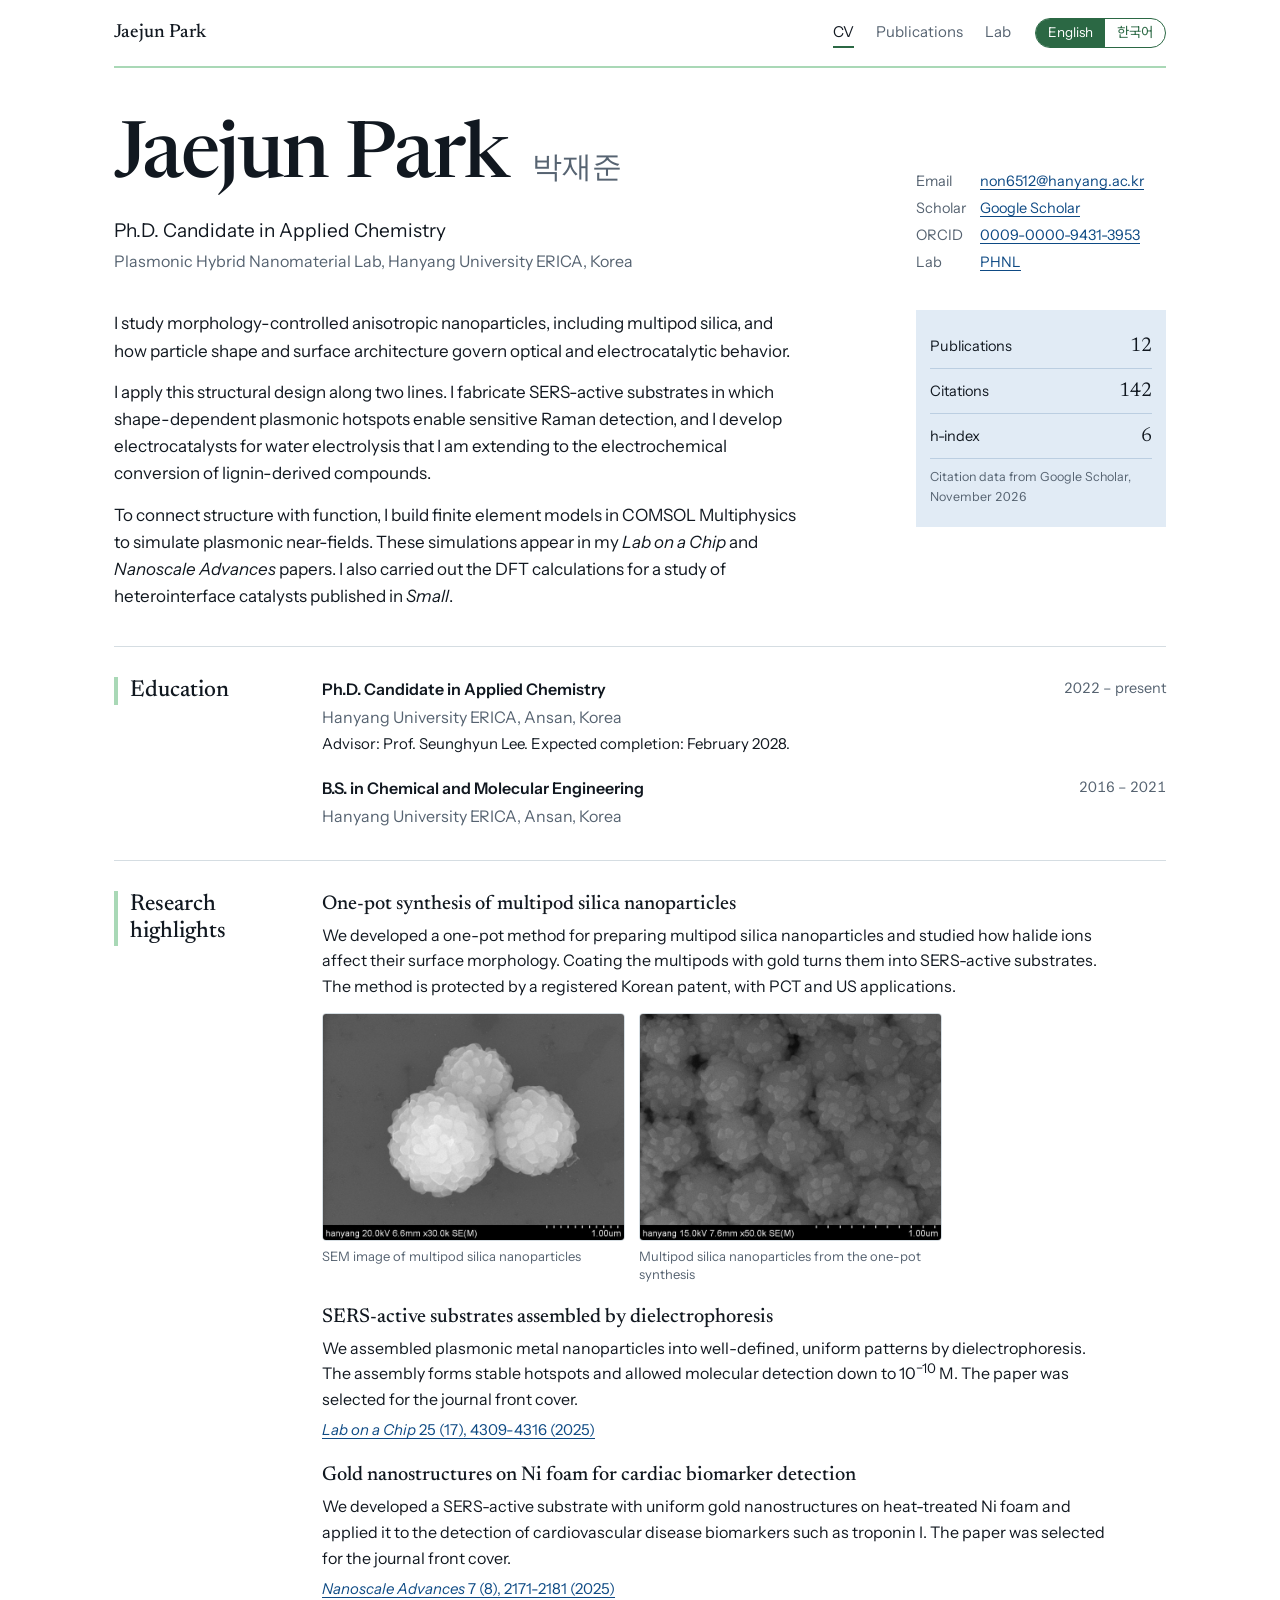
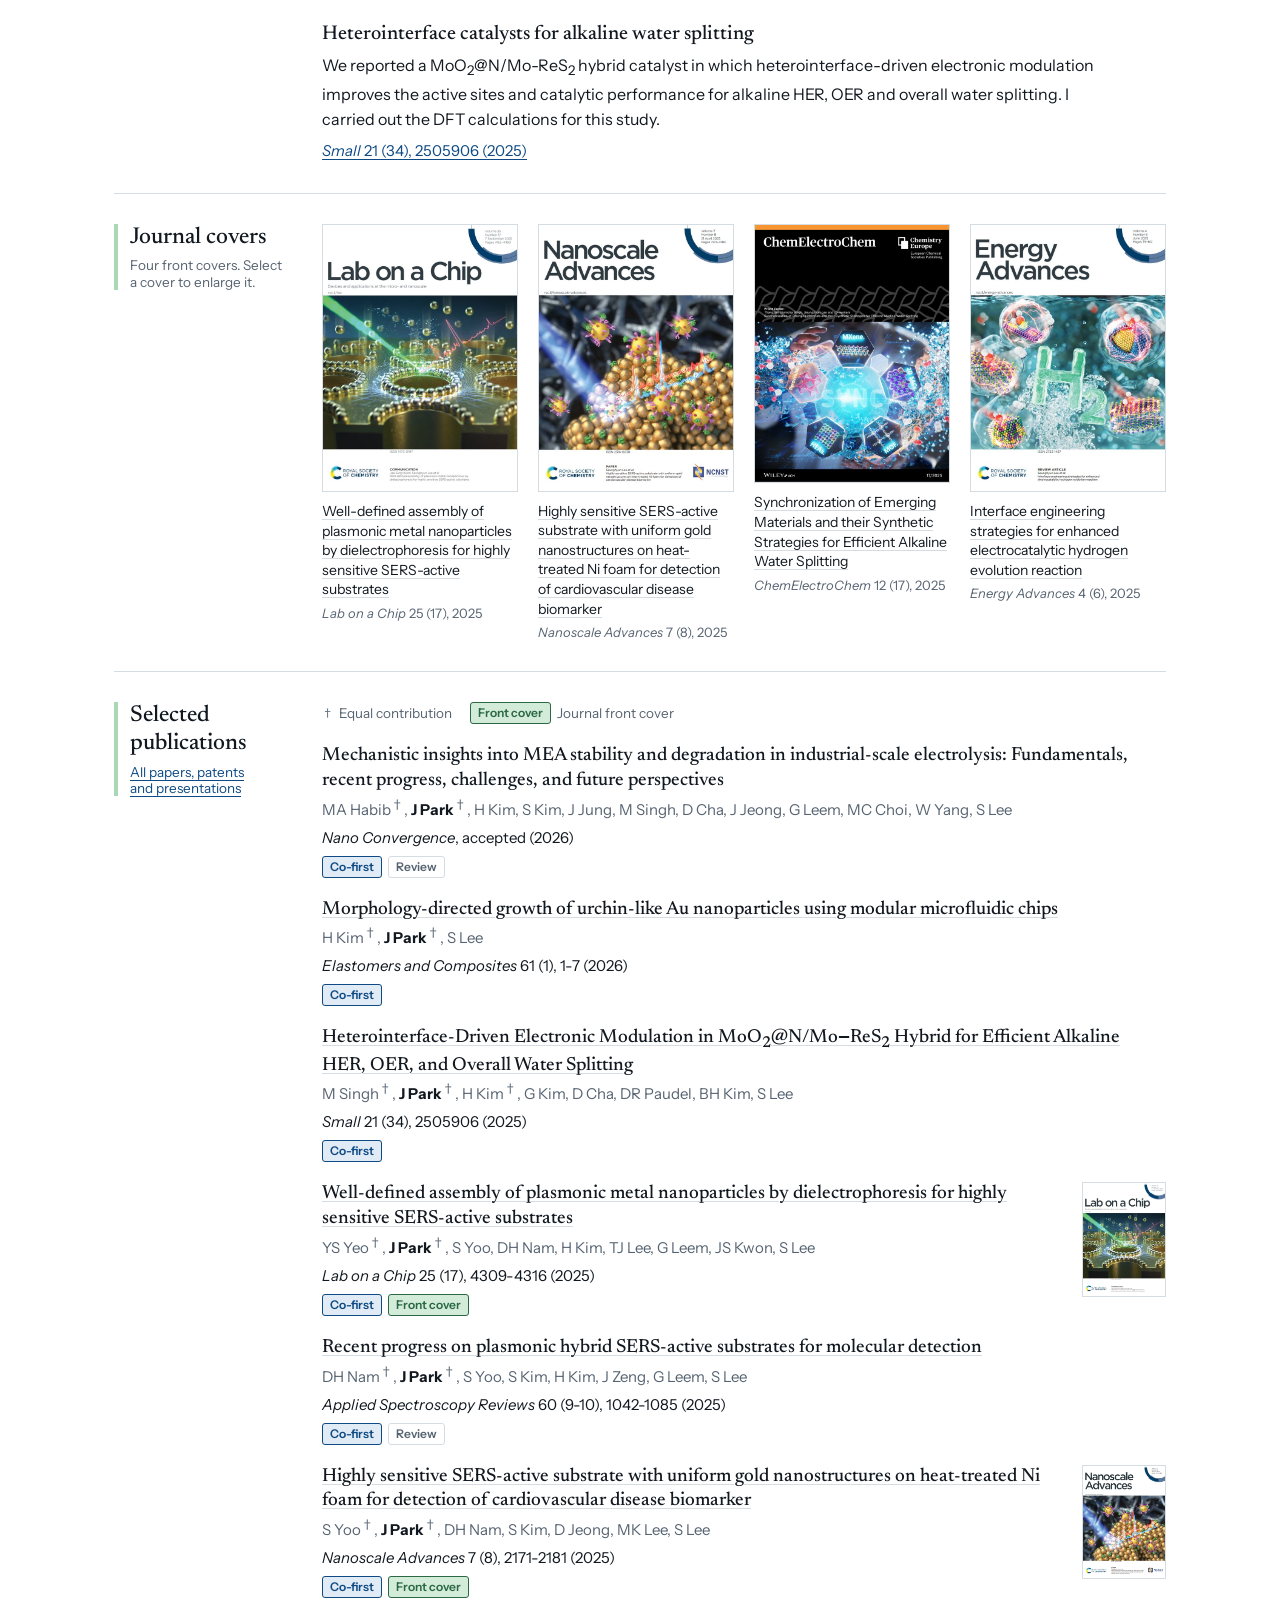
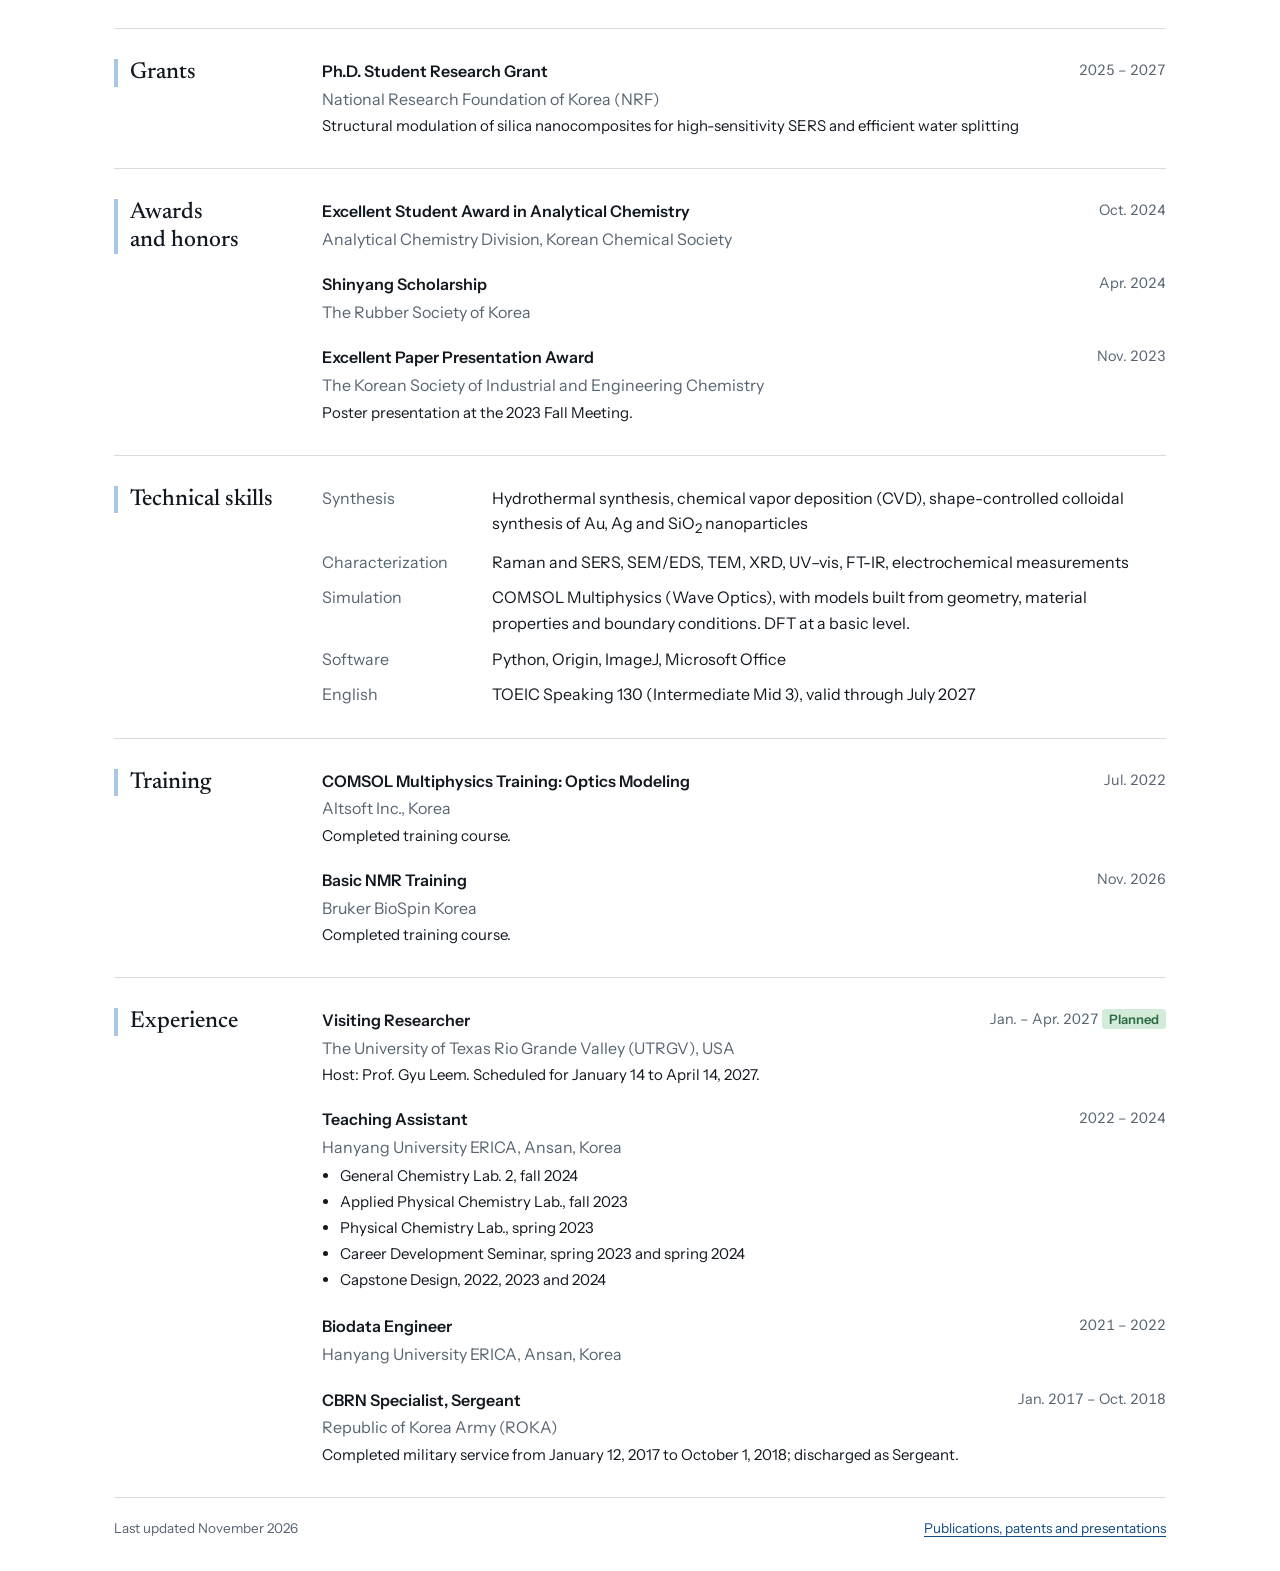
<file: index.html>
<!DOCTYPE html>
<html lang="en" data-lang="en">
<head>
    <meta charset="UTF-8">
    <meta name="viewport" content="width=device-width, initial-scale=1.0">
    <title>Jaejun Park | Academic CV</title>
    <meta name="description" content="Jaejun Park, Ph.D. candidate in Applied Chemistry at Hanyang University ERICA. Shape-controlled nanoparticles, SERS-active substrates and electrocatalysts for water splitting.">
    <meta property="og:title" content="Jaejun Park | Academic CV">
    <meta property="og:description" content="Jaejun Park, Ph.D. candidate in Applied Chemistry at Hanyang University ERICA. Shape-controlled nanoparticles, SERS-active substrates and electrocatalysts for water splitting.">
    <script>
    /* Language: "en" (default) or "ko". Chosen with the switch, remembered in this browser, or forced with #ko / #en. */
    (function(){var l='en';try{l=localStorage.getItem('cv-lang')||l}catch(e){}
    if(location.hash==='#ko')l='ko';if(location.hash==='#en')l='en';
    document.documentElement.setAttribute('data-lang',l);document.documentElement.lang=l})();
    </script>
    <link rel="preconnect" href="https://fonts.googleapis.com">
    <link rel="preconnect" href="https://fonts.gstatic.com" crossorigin>
    <link href="https://fonts.googleapis.com/css2?family=Instrument+Sans:wght@400;600&family=Newsreader:opsz,wght@6..72,400;6..72,500&family=Noto+Sans+KR:wght@400;600&display=swap" rel="stylesheet">
    <link rel="stylesheet" href="style.css">
</head>
<body>
<div class="band-a"><div class="page">

    <div class="top">
        <a class="who" href="./index.html">Jaejun Park</a>
        <div class="right">
            <nav aria-label="Site">
                <a href="./index.html" aria-current="page">CV</a>
                <a href="./publications.html">Publications</a>
                <a href="https://sites.google.com/view/phnl/" target="_blank" rel="noopener">Lab</a>
            </nav>
            <div class="lang" role="group" aria-label="Language">
                <button type="button" data-set-lang="en">English</button>
                <button type="button" data-set-lang="ko" lang="ko">한국어</button>
            </div>
        </div>
    </div>

    <header class="hero">
        <div>
            <h1>Jaejun Park <span class="hangul" lang="ko">박재준</span></h1>
            <p class="role"><span class="en">Ph.D. Candidate in Applied Chemistry</span><span class="ko" lang="ko">응용화학과 박사과정 수료 (Ph.D. Candidate)</span></p>
            <p class="place"><span class="en">Plasmonic Hybrid Nanomaterial Lab, Hanyang University ERICA, Korea</span><span class="ko" lang="ko">한양대학교 ERICA, Plasmonic Hybrid Nanomaterial Lab (PHNL)</span></p>
        </div>
        <dl class="contact">
            <dt>Email</dt><dd><a href="mailto:non6512@hanyang.ac.kr">non6512@hanyang.ac.kr</a></dd>
            <dt>Scholar</dt><dd><a href="https://scholar.google.com/citations?user=hlHQDJwAAAAJ" target="_blank" rel="noopener">Google Scholar</a></dd>
            <dt>ORCID</dt><dd><a href="https://orcid.org/0009-0000-9431-3953" target="_blank" rel="noopener">0009-0000-9431-3953</a></dd>
            <dt>Lab</dt><dd><a href="https://sites.google.com/view/phnl/" target="_blank" rel="noopener">PHNL</a></dd>
        </dl>
    </header>

    <div class="lead">
        <!-- EDIT:summary  First-person draft in both languages. Review wording before publishing. -->
        <div class="summary">
            <div class="en">
                <p>I study morphology-controlled anisotropic nanoparticles, including multipod silica, and how particle shape and surface architecture govern optical and electrocatalytic behavior.</p>
                <p>I apply this structural design along two lines. I fabricate SERS-active substrates in which shape-dependent plasmonic hotspots enable sensitive Raman detection, and I develop electrocatalysts for water electrolysis that I am extending to the electrochemical conversion of lignin-derived compounds.</p>
                <p>To connect structure with function, I build finite element models in COMSOL Multiphysics to simulate plasmonic near-fields. These simulations appear in my <em>Lab on a Chip</em> and <em>Nanoscale Advances</em> papers. I also carried out the DFT calculations for a study of heterointerface catalysts published in <em>Small</em>.</p>
            </div>
            <div class="ko" lang="ko">
                <p>형상이 제어된 anisotropic nanoparticle, 특히 multipod silica를 연구합니다. 입자의 형상과 표면 구조가 광학적 특성과 electrocatalytic 거동을 어떻게 결정하는지에 관심이 있습니다.</p>
                <p>이 구조 설계를 두 방향으로 응용하고 있습니다. 하나는 형상에 따라 달라지는 plasmonic hotspot을 이용한 SERS-active substrate 제작이고, 다른 하나는 water electrolysis용 electrocatalyst 개발이며 이를 lignin 유래 화합물의 전기화학적 전환으로 확장하고 있습니다.</p>
                <p>구조와 기능의 관계를 설명하기 위해 COMSOL Multiphysics로 finite element model을 직접 구축해 plasmonic near-field를 계산합니다. 이 계산 결과는 <em>Lab on a Chip</em>과 <em>Nanoscale Advances</em> 논문에 실렸습니다. <em>Small</em>에 게재된 heterointerface 촉매 연구에서는 DFT 계산을 수행했습니다.</p>
            </div>
        </div>

        <!-- EDIT:metrics  Update the numbers and the date together. Publications counts [1] to [12], including the accepted paper. -->
        <table class="record">
            <tbody>
                <tr><th scope="row">Publications</th><td>12</td></tr>
                <tr><th scope="row">Citations</th><td>142</td></tr>
                <tr><th scope="row">h-index</th><td>6</td></tr>
            </tbody>
            <tfoot><tr><td colspan="2"><span class="en">Citation data from Google Scholar, November 2026</span><span class="ko" lang="ko">Citation 기준: Google Scholar, 2026년 11월</span></td></tr></tfoot>
        </table>
    </div>

    <section class="block" id="education">
        <h2>Education</h2>
        <div class="entries">
            <div class="item">
                <span class="what"><span class="en">Ph.D. Candidate in Applied Chemistry</span><span class="ko" lang="ko">응용화학과 박사과정 수료 (Ph.D. Candidate)</span></span>
                <span class="when"><span class="en">2022 – present</span><span class="ko" lang="ko">2022 – 현재</span></span>
                <p class="where"><span class="en">Hanyang University ERICA, Ansan, Korea</span><span class="ko" lang="ko">한양대학교 ERICA</span></p>
                <p class="more"><span class="en">Advisor: Prof. Seunghyun Lee. Expected completion: February 2028.</span><span class="ko" lang="ko">지도교수: 이승현 교수. 학위 취득 예정: 2028년 2월.</span></p>
            </div>
            <div class="item">
                <span class="what"><span class="en">B.S. in Chemical and Molecular Engineering</span><span class="ko" lang="ko">화학분자공학과 학사</span></span>
                <span class="when">2016 – 2021</span>
                <p class="where"><span class="en">Hanyang University ERICA, Ansan, Korea</span><span class="ko" lang="ko">한양대학교 ERICA</span></p>
            </div>
        </div>
    </section>

    <section class="block" id="research">
        <h2>Research highlights</h2>
        <div class="entries">
            <!-- EDIT:highlights  Drafted from published papers, the registered patent and conference titles only. Review wording in both languages. -->
            <div class="hl">
                <h3><span class="en">One-pot synthesis of multipod silica nanoparticles</span><span class="ko" lang="ko">Multipod silica nanoparticle의 one-pot 합성</span></h3>
                <p><span class="en">We developed a one-pot method for preparing multipod silica nanoparticles and studied how halide ions affect their surface morphology. Coating the multipods with gold turns them into SERS-active substrates. The method is protected by a registered Korean patent, with PCT and US applications.</span><span class="ko" lang="ko">Multipod silica nanoparticle을 one-pot으로 합성하는 방법을 개발하고, halide ion이 표면 형상에 미치는 영향을 연구했습니다. Multipod에 gold를 코팅하면 SERS-active substrate로 쓸 수 있습니다. 이 합성법은 국내 특허로 등록되었고 PCT와 미국에 출원되어 있습니다.</span></p>
                <!-- Images from the owner's KSIEC Spring 2023 poster. The COMSOL near-field map is kept private by the owner's decision; do not add it. -->
                <div class="imgs">
                    <figure>
                        <a class="zoom" href="images/research-sem-multipod-silica-1.jpg" data-title="SEM image of multipod silica nanoparticles"><img src="images/research-sem-multipod-silica-1.jpg" alt="SEM image of three multipod silica nanoparticles" width="720" height="540" loading="lazy"></a>
                        <figcaption><span class="en">SEM image of multipod silica nanoparticles</span><span class="ko" lang="ko">Multipod silica nanoparticle의 SEM image</span></figcaption>
                    </figure>
                    <figure>
                        <a class="zoom" href="images/research-sem-multipod-silica-2.jpg" data-title="Multipod silica nanoparticles from the one-pot synthesis"><img src="images/research-sem-multipod-silica-2.jpg" alt="SEM image of a field of multipod silica nanoparticles" width="720" height="540" loading="lazy"></a>
                        <figcaption><span class="en">Multipod silica nanoparticles from the one-pot synthesis</span><span class="ko" lang="ko">One-pot 합성으로 얻은 multipod silica nanoparticle</span></figcaption>
                    </figure>
                </div>
            </div>
            <div class="hl">
                <h3><span class="en">SERS-active substrates assembled by dielectrophoresis</span><span class="ko" lang="ko">Dielectrophoresis로 조립한 SERS-active substrate</span></h3>
                <p><span class="en">We assembled plasmonic metal nanoparticles into well-defined, uniform patterns by dielectrophoresis. The assembly forms stable hotspots and allowed molecular detection down to 10<sup>−10</sup> M. The paper was selected for the journal front cover.</span><span class="ko" lang="ko">Dielectrophoresis로 plasmonic metal nanoparticle을 균일한 패턴으로 조립했습니다. 이렇게 만든 구조는 안정적인 hotspot을 형성하며 10<sup>−10</sup> M 수준의 분자 검출이 가능했습니다. 이 논문은 저널 front cover로 선정되었습니다.</span></p>
                <p class="ref"><a href="https://doi.org/10.1039/D5LC00238A" target="_blank" rel="noopener"><em>Lab on a Chip</em> 25 (17), 4309-4316 (2025)</a></p>
            </div>
            <div class="hl">
                <h3><span class="en">Gold nanostructures on Ni foam for cardiac biomarker detection</span><span class="ko" lang="ko">Cardiac biomarker 검출을 위한 Ni foam 기반 Au nanostructure</span></h3>
                <p><span class="en">We developed a SERS-active substrate with uniform gold nanostructures on heat-treated Ni foam and applied it to the detection of cardiovascular disease biomarkers such as troponin I. The paper was selected for the journal front cover.</span><span class="ko" lang="ko">열처리한 Ni foam 위에 균일한 Au nanostructure를 형성한 SERS-active substrate를 개발하고, troponin I 등 cardiovascular disease biomarker 검출에 적용했습니다. 이 논문은 저널 front cover로 선정되었습니다.</span></p>
                <p class="ref"><a href="https://doi.org/10.1039/D5NA00052A" target="_blank" rel="noopener"><em>Nanoscale Advances</em> 7 (8), 2171-2181 (2025)</a></p>
            </div>
            <div class="hl">
                <h3><span class="en">Heterointerface catalysts for alkaline water splitting</span><span class="ko" lang="ko">Alkaline water splitting을 위한 heterointerface catalyst</span></h3>
                <p><span class="en">We reported a MoO<sub>2</sub>@N/Mo-ReS<sub>2</sub> hybrid catalyst in which heterointerface-driven electronic modulation improves the active sites and catalytic performance for alkaline HER, OER and overall water splitting. I carried out the DFT calculations for this study.</span><span class="ko" lang="ko">Heterointerface에 의한 electronic modulation으로 active site와 촉매 성능을 높인 MoO<sub>2</sub>@N/Mo-ReS<sub>2</sub> hybrid catalyst를 보고했습니다. Alkaline HER, OER, overall water splitting에 적용했으며, 이 연구에서 DFT 계산을 수행했습니다.</span></p>
                <p class="ref"><a href="https://doi.org/10.1002/smll.202505906" target="_blank" rel="noopener"><em>Small</em> 21 (34), 2505906 (2025)</a></p>
            </div>
        </div>
    </section>

    <section class="block" id="covers">
        <h2>Journal covers <small><span class="en">Four front covers. Select a cover to enlarge it.</span><span class="ko" lang="ko">Front cover 4건. 표지를 누르면 크게 보입니다.</span></small></h2>
        <div class="entries">
            <div class="coverrow">
                <figure>
                    <a class="zoom" href="images/cover-lab-on-a-chip-2025.jpg" data-title="Well-defined assembly of plasmonic metal nanoparticles by dielectrophoresis for highly sensitive SERS-active substrates" data-link="https://doi.org/10.1039/D5LC00238A" data-sub="Lab on a Chip 25 (17), 2025. Front cover.">
                        <img src="images/cover-lab-on-a-chip-2025.jpg" alt="Lab on a Chip front cover" width="640" height="878" loading="lazy">
                    </a>
                    <figcaption><a href="https://doi.org/10.1039/D5LC00238A" target="_blank" rel="noopener">Well-defined assembly of plasmonic metal nanoparticles by dielectrophoresis for highly sensitive SERS-active substrates</a><span><em>Lab on a Chip</em> 25 (17), 2025</span></figcaption>
                </figure>
                <figure>
                    <a class="zoom" href="images/cover-nanoscale-advances-2025.jpg" data-title="Highly sensitive SERS-active substrate with uniform gold nanostructures on heat-treated Ni foam for detection of cardiovascular disease biomarker" data-link="https://doi.org/10.1039/D5NA00052A" data-sub="Nanoscale Advances 7 (8), 2025. Front cover.">
                        <img src="images/cover-nanoscale-advances-2025.jpg" alt="Nanoscale Advances front cover" width="640" height="877" loading="lazy">
                    </a>
                    <figcaption><a href="https://doi.org/10.1039/D5NA00052A" target="_blank" rel="noopener">Highly sensitive SERS-active substrate with uniform gold nanostructures on heat-treated Ni foam for detection of cardiovascular disease biomarker</a><span><em>Nanoscale Advances</em> 7 (8), 2025</span></figcaption>
                </figure>
                <figure>
                    <a class="zoom" href="images/cover-chemelectrochem-2025.jpg" data-title="Synchronization of Emerging Materials and their Synthetic Strategies for Efficient Alkaline Water Splitting" data-link="https://doi.org/10.1002/celc.202500014" data-sub="ChemElectroChem 12 (17), 2025. Front cover.">
                        <img src="images/cover-chemelectrochem-2025.jpg" alt="ChemElectroChem front cover" width="640" height="850" loading="lazy">
                    </a>
                    <figcaption><a href="https://doi.org/10.1002/celc.202500014" target="_blank" rel="noopener">Synchronization of Emerging Materials and their Synthetic Strategies for Efficient Alkaline Water Splitting</a><span><em>ChemElectroChem</em> 12 (17), 2025</span></figcaption>
                </figure>
                <figure>
                    <a class="zoom" href="images/cover-energy-advances-2025.jpg" data-title="Interface engineering strategies for enhanced electrocatalytic hydrogen evolution reaction" data-link="https://doi.org/10.1039/D5YA00022J" data-sub="Energy Advances 4 (6), 2025. Front cover.">
                        <img src="images/cover-energy-advances-2025.jpg" alt="Energy Advances front cover" width="640" height="878" loading="lazy">
                    </a>
                    <figcaption><a href="https://doi.org/10.1039/D5YA00022J" target="_blank" rel="noopener">Interface engineering strategies for enhanced electrocatalytic hydrogen evolution reaction</a><span><em>Energy Advances</em> 4 (6), 2025</span></figcaption>
                </figure>
            </div>
        </div>
    </section>

    <section class="block" id="publications">
        <h2>Selected publications <small><a href="./publications.html"><span class="en">All papers, patents and presentations</span><span class="ko" lang="ko">전체 논문, 특허, 학회 발표</span></a></small></h2>
        <div class="entries">
            <p class="legend"><span><sup>†</sup> <span class="en">Equal contribution</span><span class="ko" lang="ko">공동 제1저자 (equal contribution)</span></span><span><span class="tag cover">Front cover</span> <span class="en">Journal front cover</span><span class="ko" lang="ko">저널 front cover 선정</span></span></p>

            <div class="pub">
                <div class="title">Mechanistic insights into MEA stability and degradation in industrial-scale electrolysis: Fundamentals, recent progress, challenges, and future perspectives</div>
                <p class="authors">MA Habib<sup>†</sup>, <strong>J Park</strong><sup>†</sup>, H Kim, S Kim, J Jung, M Singh, D Cha, J Jeong, G Leem, MC Choi, W Yang, S Lee</p>
                <p class="venue"><em>Nano Convergence</em>, <span class="en">accepted (2026)</span><span class="ko" lang="ko">게재 승인 (2026)</span></p>
                <div class="tags"><span class="tag first">Co-first</span><span class="tag">Review</span></div>
            </div>

            <div class="pub">
                <div class="title"><a href="https://doi.org/10.7473/EC.2026.61.1.1" target="_blank" rel="noopener">Morphology-directed growth of urchin-like Au nanoparticles using modular microfluidic chips</a></div>
                <p class="authors">H Kim<sup>†</sup>, <strong>J Park</strong><sup>†</sup>, S Lee</p>
                <p class="venue"><em>Elastomers and Composites</em> 61 (1), 1-7 (2026)</p>
                <div class="tags"><span class="tag first">Co-first</span></div>
            </div>

            <div class="pub">
                <div class="title"><a href="https://doi.org/10.1002/smll.202505906" target="_blank" rel="noopener">Heterointerface‐Driven Electronic Modulation in MoO<sub>2</sub>@N/Mo‒ReS<sub>2</sub> Hybrid for Efficient Alkaline HER, OER, and Overall Water Splitting</a></div>
                <p class="authors">M Singh<sup>†</sup>, <strong>J Park</strong><sup>†</sup>, H Kim<sup>†</sup>, G Kim, D Cha, DR Paudel, BH Kim, S Lee</p>
                <p class="venue"><em>Small</em> 21 (34), 2505906 (2025)</p>
                <div class="tags"><span class="tag first">Co-first</span></div>
            </div>

            <div class="pub withcover">
                <div class="text">
                    <div class="title"><a href="https://doi.org/10.1039/D5LC00238A" target="_blank" rel="noopener">Well-defined assembly of plasmonic metal nanoparticles by dielectrophoresis for highly sensitive SERS-active substrates</a></div>
                    <p class="authors">YS Yeo<sup>†</sup>, <strong>J Park</strong><sup>†</sup>, S Yoo, DH Nam, H Kim, TJ Lee, G Leem, JS Kwon, S Lee</p>
                    <p class="venue"><em>Lab on a Chip</em> 25 (17), 4309-4316 (2025)</p>
                    <div class="tags"><span class="tag first">Co-first</span><span class="tag cover">Front cover</span></div>
                </div>
                <a class="zoom" href="images/cover-lab-on-a-chip-2025.jpg" data-title="Well-defined assembly of plasmonic metal nanoparticles by dielectrophoresis for highly sensitive SERS-active substrates" data-link="https://doi.org/10.1039/D5LC00238A" data-sub="Lab on a Chip 25 (17), 2025. Front cover.">
                    <img src="images/cover-lab-on-a-chip-2025.jpg" alt="Lab on a Chip front cover" width="640" height="878" loading="lazy">
                </a>
            </div>

            <div class="pub">
                <div class="title"><a href="https://doi.org/10.1080/05704928.2025.2502677" target="_blank" rel="noopener">Recent progress on plasmonic hybrid SERS-active substrates for molecular detection</a></div>
                <p class="authors">DH Nam<sup>†</sup>, <strong>J Park</strong><sup>†</sup>, S Yoo, S Kim, H Kim, J Zeng, G Leem, S Lee</p>
                <p class="venue"><em>Applied Spectroscopy Reviews</em> 60 (9-10), 1042-1085 (2025)</p>
                <div class="tags"><span class="tag first">Co-first</span><span class="tag">Review</span></div>
            </div>

            <div class="pub withcover">
                <div class="text">
                    <div class="title"><a href="https://doi.org/10.1039/D5NA00052A" target="_blank" rel="noopener">Highly sensitive SERS-active substrate with uniform gold nanostructures on heat-treated Ni foam for detection of cardiovascular disease biomarker</a></div>
                    <p class="authors">S Yoo<sup>†</sup>, <strong>J Park</strong><sup>†</sup>, DH Nam, S Kim, D Jeong, MK Lee, S Lee</p>
                    <p class="venue"><em>Nanoscale Advances</em> 7 (8), 2171-2181 (2025)</p>
                    <div class="tags"><span class="tag first">Co-first</span><span class="tag cover">Front cover</span></div>
                </div>
                <a class="zoom" href="images/cover-nanoscale-advances-2025.jpg" data-title="Highly sensitive SERS-active substrate with uniform gold nanostructures on heat-treated Ni foam for detection of cardiovascular disease biomarker" data-link="https://doi.org/10.1039/D5NA00052A" data-sub="Nanoscale Advances 7 (8), 2025. Front cover.">
                    <img src="images/cover-nanoscale-advances-2025.jpg" alt="Nanoscale Advances front cover" width="640" height="877" loading="lazy">
                </a>
            </div>
        </div>
    </section>
</div></div>

<div class="band-b"><div class="page">
    <section class="block first" id="grants">
        <h2>Grants</h2>
        <div class="entries">
            <div class="item">
                <span class="what"><span class="en">Ph.D. Student Research Grant</span><span class="ko" lang="ko">박사과정생 연구장려금</span></span>
                <span class="when">2025 – 2027</span>
                <p class="where"><span class="en">National Research Foundation of Korea (NRF)</span><span class="ko" lang="ko">한국연구재단 (NRF)</span></p>
                <p class="more">Structural modulation of silica nanocomposites for high-sensitivity SERS and efficient water splitting</p>
            </div>
        </div>
    </section>

    <section class="block" id="awards">
        <h2>Awards and honors</h2>
        <div class="entries">
            <div class="item">
                <span class="what"><span class="en">Excellent Student Award in Analytical Chemistry</span><span class="ko" lang="ko">분석화학 우수학생상</span></span>
                <span class="when"><span class="en">Oct. 2024</span><span class="ko" lang="ko">2024.10</span></span>
                <p class="where"><span class="en">Analytical Chemistry Division, Korean Chemical Society</span><span class="ko" lang="ko">대한화학회 분석화학분과</span></p>
            </div>
            <div class="item">
                <span class="what"><span class="en">Shinyang Scholarship</span><span class="ko" lang="ko">신양장학금</span></span>
                <span class="when"><span class="en">Apr. 2024</span><span class="ko" lang="ko">2024.04</span></span>
                <p class="where"><span class="en">The Rubber Society of Korea</span><span class="ko" lang="ko">한국고무학회</span></p>
            </div>
            <!-- English name as printed on the certificate (KSIEC 2023-343). -->
            <div class="item">
                <span class="what"><span class="en">Excellent Paper Presentation Award</span><span class="ko" lang="ko">우수논문상</span></span>
                <span class="when"><span class="en">Nov. 2023</span><span class="ko" lang="ko">2023.11</span></span>
                <p class="where"><span class="en">The Korean Society of Industrial and Engineering Chemistry</span><span class="ko" lang="ko">한국공업화학회</span></p>
                <p class="more"><span class="en">Poster presentation at the 2023 Fall Meeting.</span><span class="ko" lang="ko">2023년도 추계 학술대회 포스터 발표.</span></p>
            </div>
        </div>
    </section>

    <section class="block" id="skills">
        <h2>Technical skills</h2>
        <div class="entries">
            <dl class="skills">
                <dt>Synthesis</dt>
                <dd><span class="en">Hydrothermal synthesis, chemical vapor deposition (CVD), shape-controlled colloidal synthesis of Au, Ag and SiO<sub>2</sub> nanoparticles</span><span class="ko" lang="ko">Hydrothermal synthesis, chemical vapor deposition (CVD), Au·Ag·SiO<sub>2</sub> nanoparticle의 형상 제어 colloidal synthesis</span></dd>
                <dt>Characterization</dt>
                <dd><span class="en">Raman and SERS, SEM/EDS, TEM, XRD, UV–vis, FT-IR, electrochemical measurements</span><span class="ko" lang="ko">Raman·SERS, SEM/EDS, TEM, XRD, UV–vis, FT-IR, electrochemical measurement</span></dd>
                <dt>Simulation</dt>
                <dd><span class="en">COMSOL Multiphysics (Wave Optics), with models built from geometry, material properties and boundary conditions. DFT at a basic level.</span><span class="ko" lang="ko">COMSOL Multiphysics (Wave Optics): 형상, 물성, 경계조건부터 모델을 직접 구축. DFT는 기초적인 수준.</span></dd>
                <dt>Software</dt>
                <dd>Python, Origin, ImageJ, Microsoft Office</dd>
                <dt><span class="en">English</span><span class="ko" lang="ko">영어</span></dt>
                <dd><span class="en">TOEIC Speaking 130 (Intermediate Mid 3), valid through July 2027</span><span class="ko" lang="ko">TOEIC Speaking 130점 (Intermediate Mid 3), 유효기간 2027년 7월</span></dd>
            </dl>
        </div>
    </section>

    <section class="block" id="training">
        <h2>Training</h2>
        <div class="entries">
            <div class="item">
                <span class="what"><span class="en">COMSOL Multiphysics Training: Optics Modeling</span><span class="ko" lang="ko">COMSOL Multiphysics 교육 (Optics 모델링 교육)</span></span>
                <span class="when"><span class="en">Jul. 2022</span><span class="ko" lang="ko">2022.07</span></span>
                <p class="where"><span class="en">Altsoft Inc., Korea</span><span class="ko" lang="ko">(주)알트소프트</span></p>
                <p class="more"><span class="en">Completed training course.</span><span class="ko" lang="ko">교육 수료.</span></p>
            </div>
            <div class="item">
                <span class="what">Basic NMR Training</span>
                <span class="when"><span class="en">Nov. 2026</span><span class="ko" lang="ko">2026.11</span></span>
                <p class="where">Bruker BioSpin Korea</p>
                <p class="more"><span class="en">Completed training course.</span><span class="ko" lang="ko">교육 수료.</span></p>
            </div>
            <!-- PENDING:c4  Other COMSOL module courses (AC/DC, Microfluidics, Particle Tracing). Need course name, provider, date. Copy an .item block above. -->
        </div>
    </section>

    <section class="block" id="experience">
        <h2>Experience</h2>
        <div class="entries">
            <div class="item">
                <span class="what">Visiting Researcher</span>
                <span class="when"><span class="en">Jan. – Apr. 2027</span><span class="ko" lang="ko">2027.01 – 2027.04</span> <span class="status open"><span class="en">Planned</span><span class="ko" lang="ko">예정</span></span></span>
                <p class="where">The University of Texas Rio Grande Valley (UTRGV), USA</p>
                <p class="more"><span class="en">Host: Prof. Gyu Leem. Scheduled for January 14 to April 14, 2027.</span><span class="ko" lang="ko">Host: Prof. Gyu Leem. 2027년 1월 14일부터 4월 14일까지 예정.</span></p>
            </div>
            <div class="item">
                <span class="what"><span class="en">Teaching Assistant</span><span class="ko" lang="ko">조교 (Teaching Assistant)</span></span>
                <span class="when">2022 – 2024</span>
                <p class="where"><span class="en">Hanyang University ERICA, Ansan, Korea</span><span class="ko" lang="ko">한양대학교 ERICA</span></p>
                <ul class="more">
                    <li><span class="en">General Chemistry Lab. 2, fall 2024</span><span class="ko" lang="ko">일반화학실험2, 2024년 2학기</span></li>
                    <li><span class="en">Applied Physical Chemistry Lab., fall 2023</span><span class="ko" lang="ko">응용물리화학실험, 2023년 2학기</span></li>
                    <li><span class="en">Physical Chemistry Lab., spring 2023</span><span class="ko" lang="ko">물리화학실험, 2023년 1학기</span></li>
                    <li><span class="en">Career Development Seminar, spring 2023 and spring 2024</span><span class="ko" lang="ko">취업진로 세미나, 2023년 1학기와 2024년 1학기</span></li>
                    <li><span class="en">Capstone Design, 2022, 2023 and 2024</span><span class="ko" lang="ko">캡스톤디자인, 2022·2023·2024년</span></li>
                </ul>
            </div>
            <div class="item">
                <span class="what">Biodata Engineer</span>
                <span class="when">2021 – 2022</span>
                <p class="where"><span class="en">Hanyang University ERICA, Ansan, Korea</span><span class="ko" lang="ko">한양대학교 ERICA</span></p>
            </div>
            <div class="item">
                <span class="what"><span class="en">CBRN Specialist, Sergeant</span><span class="ko" lang="ko">화생방제독병, 병장 만기 제대</span></span>
                <span class="when"><span class="en">Jan. 2017 – Oct. 2018</span><span class="ko" lang="ko">2017.01 – 2018.10</span></span>
                <p class="where"><span class="en">Republic of Korea Army (ROKA)</span><span class="ko" lang="ko">대한민국 육군 (ROKA)</span></p>
                <p class="more"><span class="en">Completed military service from January 12, 2017 to October 1, 2018; discharged as Sergeant.</span><span class="ko" lang="ko">2017년 1월 12일부터 2018년 10월 1일까지 복무.</span></p>
            </div>
        </div>
    </section>

    <footer>
        <span><span class="en">Last updated November 2026</span><span class="ko" lang="ko">최종 수정 2026년 11월</span></span>
        <span class="links"><a href="./publications.html"><span class="en">Publications, patents and presentations</span><span class="ko" lang="ko">논문, 특허, 학회 발표</span></a></span>
    </footer>
</div></div>

<script>
(function(){
    var root=document.documentElement,btns=document.querySelectorAll('[data-set-lang]');
    function show(l){root.setAttribute('data-lang',l);root.lang=l;
        btns.forEach(function(b){b.setAttribute('aria-pressed',b.getAttribute('data-set-lang')===l?'true':'false')});
        /* carry the language to the other page in the link itself, for embeds where browser storage is blocked */
        document.querySelectorAll('a[href^="./"]').forEach(function(a){a.setAttribute('href',a.getAttribute('href').split('#')[0]+(l==='ko'?'#ko':''))});}
    btns.forEach(function(b){b.addEventListener('click',function(){var l=b.getAttribute('data-set-lang');
        try{localStorage.setItem('cv-lang',l)}catch(e){} show(l);});});
    show(root.getAttribute('data-lang')||'en');
})();
</script>
<script>
/* Enlarges an image when a link with class "zoom" is selected. The panel is placed next to the selected image
   instead of the middle of the window, because the page is shown inside a very tall frame on Google Sites. */
(function(){
    var box=null;
    function close(){if(box){box.remove();box=null;document.removeEventListener('keydown',onKey);}}
    function onKey(e){if(e.key==='Escape')close();}
    document.addEventListener('click',function(e){
        var a=e.target.closest?e.target.closest('a.zoom'):null;
        if(!a)return;
        e.preventDefault();close();
        var title=a.getAttribute('data-title')||'',link=a.getAttribute('data-link'),sub=a.getAttribute('data-sub');
        box=document.createElement('div');box.className='lightbox';box.setAttribute('role','dialog');box.setAttribute('aria-label',title);
        box.style.height=document.documentElement.scrollHeight+'px';
        var panel=document.createElement('div');panel.className='panel';
        var btn=document.createElement('button');btn.type='button';btn.className='lb-close';btn.setAttribute('aria-label','Close');btn.textContent='\u00d7';
        var img=document.createElement('img');img.src=a.getAttribute('href');img.alt=title;
        var t=document.createElement('p');t.className='t';
        if(link){var l=document.createElement('a');l.href=link;l.target='_blank';l.rel='noopener';l.textContent=title;t.appendChild(l);}else{t.textContent=title;}
        panel.appendChild(btn);panel.appendChild(img);panel.appendChild(t);
        if(sub){var s=document.createElement('p');s.className='s';s.textContent=sub;panel.appendChild(s);}
        box.appendChild(panel);document.body.appendChild(box);
        var r=a.getBoundingClientRect(),cy=r.top+window.pageYOffset+r.height/2;
        function place(){
            var h=panel.offsetHeight,top=cy-h/2,docH=document.documentElement.scrollHeight;
            if(window.self===window.top){var vt=window.pageYOffset+12,vb=window.pageYOffset+window.innerHeight-12;top=Math.min(Math.max(top,vt),Math.max(vt,vb-h));}
            panel.style.top=Math.max(12,Math.min(top,docH-h-12))+'px';
        }
        img.addEventListener('load',place);place();
        box.addEventListener('click',function(ev){if(ev.target===box||ev.target===btn)close();});
        document.addEventListener('keydown',onKey);btn.focus();
    });
    window.addEventListener('beforeprint',function(){document.querySelectorAll('details.gist').forEach(function(d){d.open=true;});});
})();
</script>
</body>
</html>
</file>
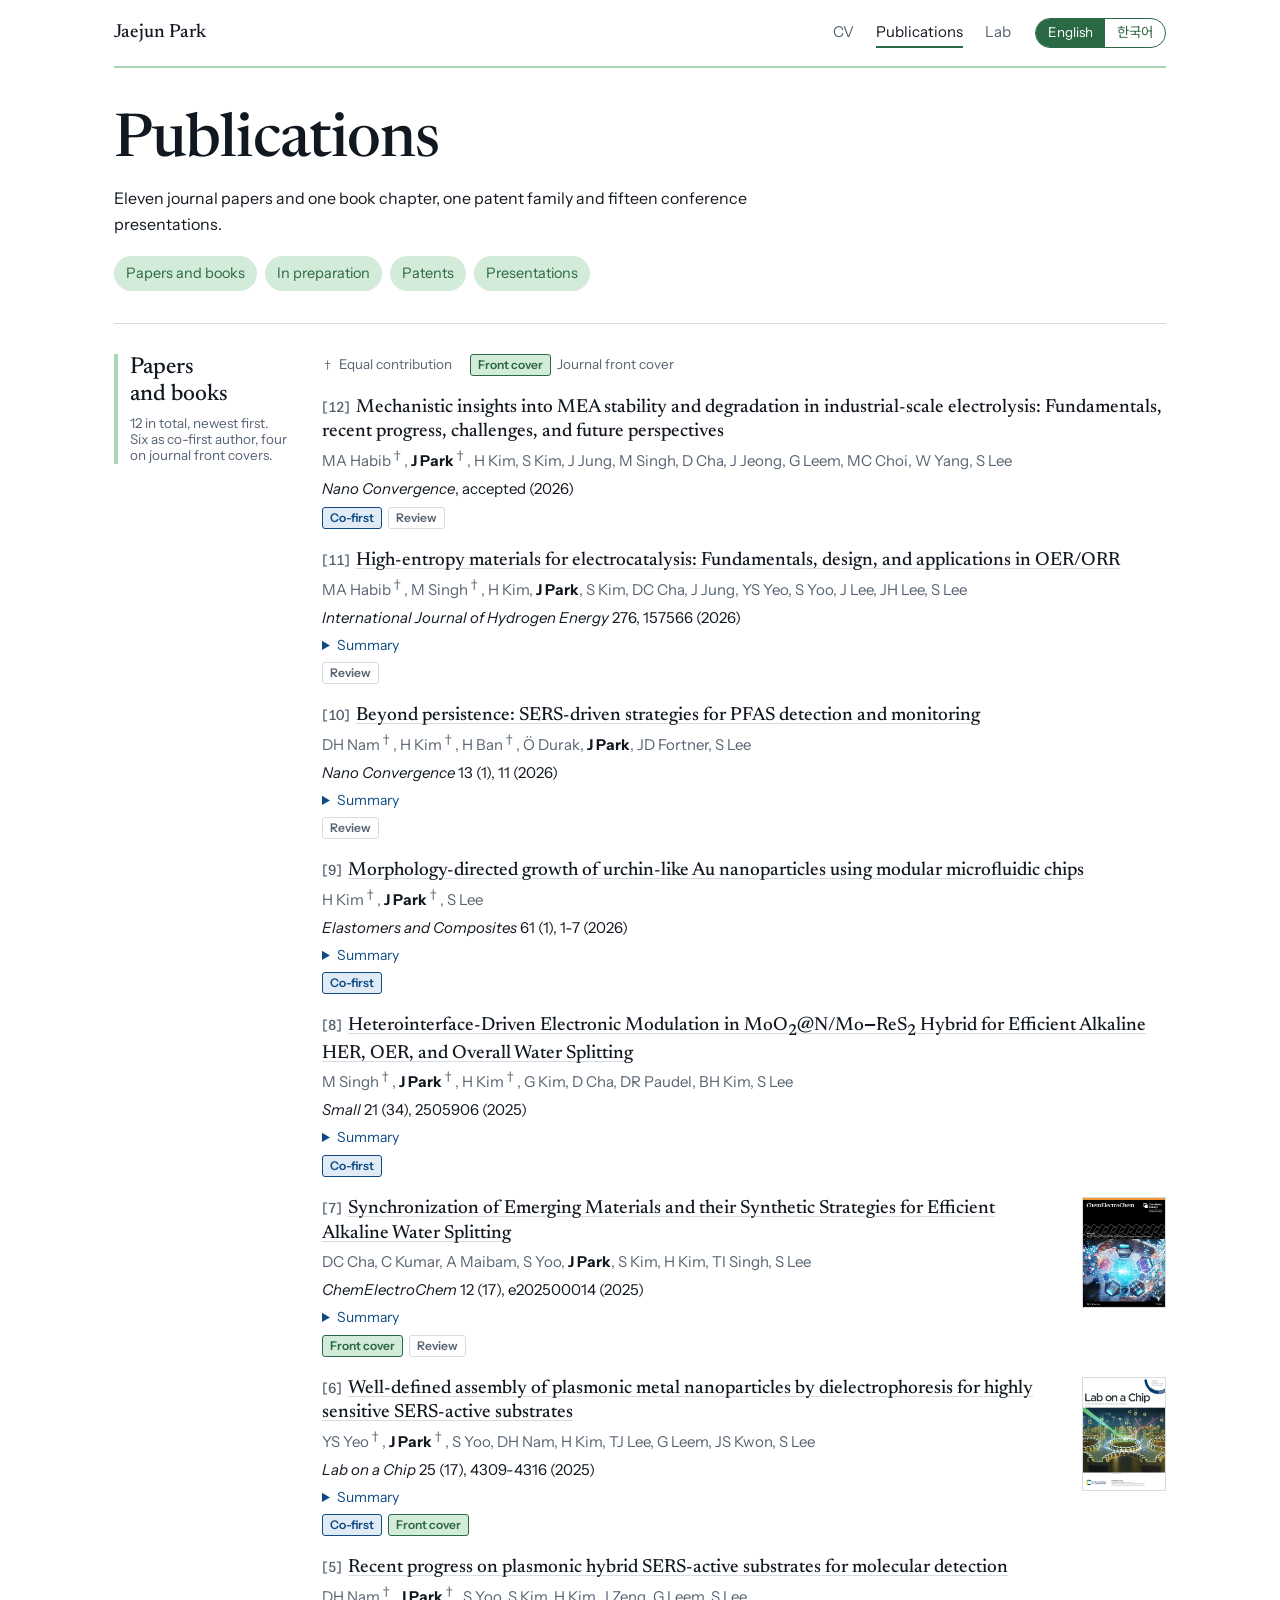
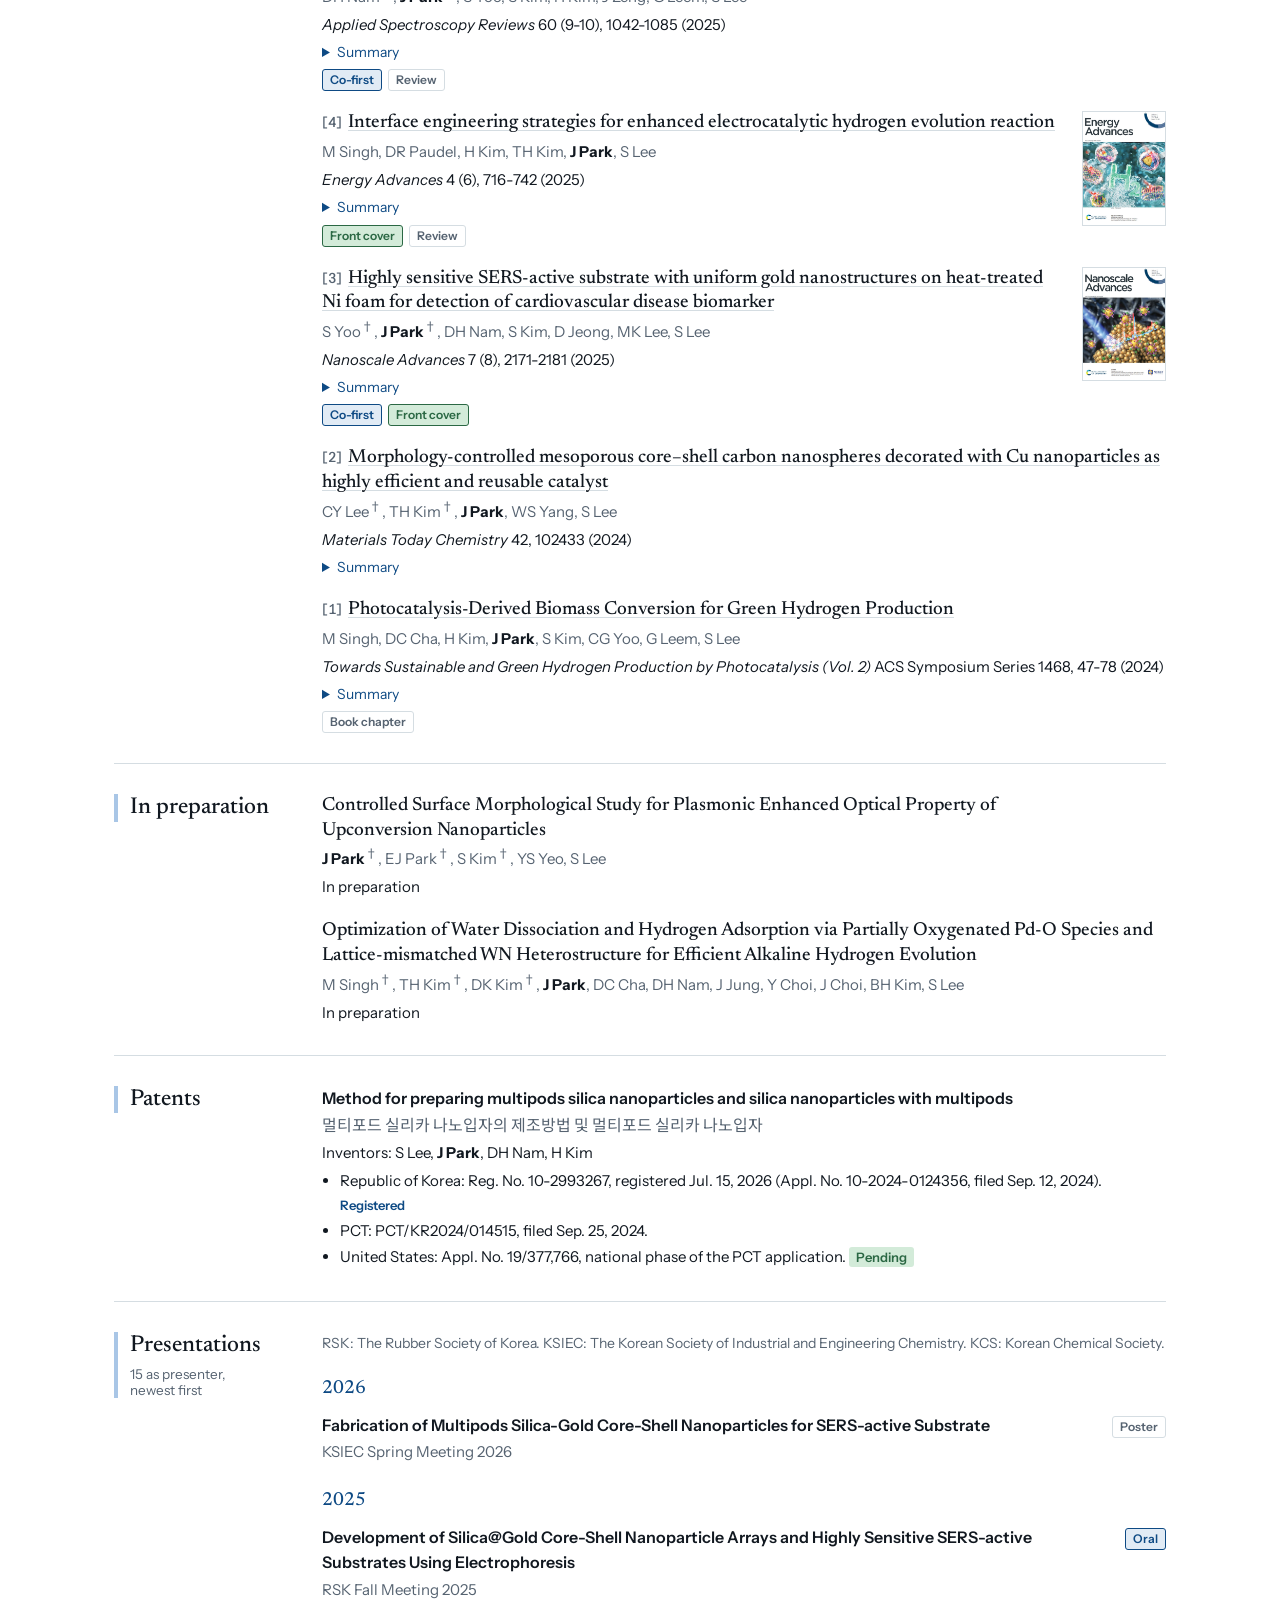
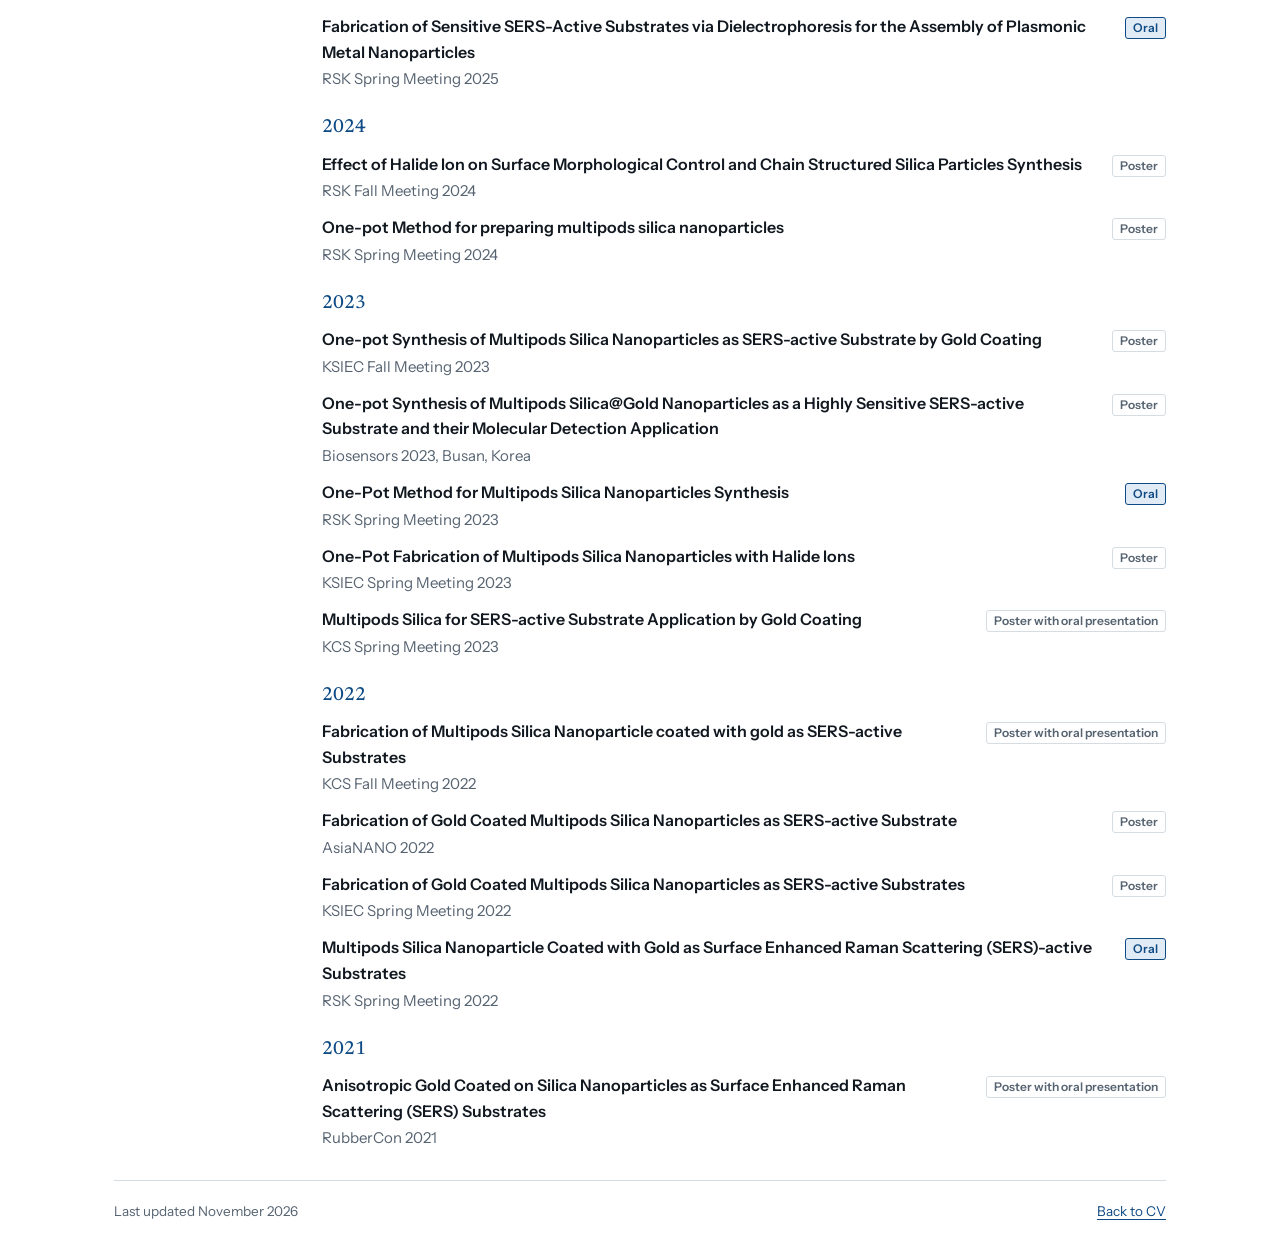
<file: publications.html>
<!DOCTYPE html>
<html lang="en" data-lang="en">
<head>
    <meta charset="UTF-8">
    <meta name="viewport" content="width=device-width, initial-scale=1.0">
    <title>Publications, Patents and Presentations | Jaejun Park</title>
    <meta name="description" content="Journal articles, reviews, a book chapter, patents and conference presentations by Jaejun Park.">
    <meta property="og:title" content="Publications, Patents and Presentations | Jaejun Park">
    <meta property="og:description" content="Journal articles, reviews, a book chapter, patents and conference presentations by Jaejun Park.">
    <script>
    /* Language: "en" (default) or "ko". Chosen with the switch, remembered in this browser, or forced with #ko / #en. */
    (function(){var l='en';try{l=localStorage.getItem('cv-lang')||l}catch(e){}
    if(location.hash==='#ko')l='ko';if(location.hash==='#en')l='en';
    document.documentElement.setAttribute('data-lang',l);document.documentElement.lang=l})();
    </script>
    <link rel="preconnect" href="https://fonts.googleapis.com">
    <link rel="preconnect" href="https://fonts.gstatic.com" crossorigin>
    <link href="https://fonts.googleapis.com/css2?family=Instrument+Sans:wght@400;600&family=Newsreader:opsz,wght@6..72,400;6..72,500&family=Noto+Sans+KR:wght@400;600&display=swap" rel="stylesheet">
    <link rel="stylesheet" href="style.css">
</head>
<body>
<div class="band-a"><div class="page">

    <div class="top">
        <a class="who" href="./index.html">Jaejun Park</a>
        <div class="right">
            <nav aria-label="Site">
                <a href="./index.html">CV</a>
                <a href="./publications.html" aria-current="page">Publications</a>
                <a href="https://sites.google.com/view/phnl/" target="_blank" rel="noopener">Lab</a>
            </nav>
            <div class="lang" role="group" aria-label="Language">
                <button type="button" data-set-lang="en">English</button>
                <button type="button" data-set-lang="ko" lang="ko">한국어</button>
            </div>
        </div>
    </div>

    <header class="pagehead">
        <h1>Publications</h1>
        <p><span class="en">Eleven journal papers and one book chapter, one patent family and fifteen conference presentations.</span><span class="ko" lang="ko">저널 논문 11편과 book chapter 1편, 특허 1건(patent family), 학회 발표 15건.</span></p>
        <ul class="jump">
            <li><a href="#list">Papers and books</a></li>
            <li><a href="#prep">In preparation</a></li>
            <li><a href="#patents">Patents</a></li>
            <li><a href="#presentations">Presentations</a></li>
        </ul>
    </header>

    <section class="block" id="list">
        <h2>Papers and books <small><span class="en">12 in total, newest first. Six as co-first author, four on journal front covers.</span><span class="ko" lang="ko">총 12편, 최신순. 공동 제1저자 6편, front cover 4편.</span></small></h2>
        <div class="entries">
            <p class="legend"><span><sup>†</sup> <span class="en">Equal contribution</span><span class="ko" lang="ko">공동 제1저자 (equal contribution)</span></span><span><span class="tag cover">Front cover</span> <span class="en">Journal front cover</span><span class="ko" lang="ko">저널 front cover 선정</span></span></p>

            <!-- EDIT:p12  Accepted paper added 2026-11-16. Add volume, article number and DOI once published. "Review" tag assumed from the title. -->
            <div class="pub" id="p12">
                <div class="title"><span class="num">[12]</span>Mechanistic insights into MEA stability and degradation in industrial-scale electrolysis: Fundamentals, recent progress, challenges, and future perspectives</div>
                <p class="authors">MA Habib<sup>†</sup>, <strong>J Park</strong><sup>†</sup>, H Kim, S Kim, J Jung, M Singh, D Cha, J Jeong, G Leem, MC Choi, W Yang, S Lee</p>
                <p class="venue"><em>Nano Convergence</em>, <span class="en">accepted (2026)</span><span class="ko" lang="ko">게재 승인 (2026)</span></p>
                <div class="tags"><span class="tag first">Co-first</span><span class="tag">Review</span></div>
            </div>

            <div class="pub" id="p11">
                <div class="title"><span class="num">[11]</span><a href="https://doi.org/10.1016/j.ijhydene.2026.157566" target="_blank" rel="noopener">High-entropy materials for electrocatalysis: Fundamentals, design, and applications in OER/ORR</a></div>
                <p class="authors">MA Habib<sup>†</sup>, M Singh<sup>†</sup>, H Kim, <strong>J Park</strong>, S Kim, DC Cha, J Jung, YS Yeo, S Yoo, J Lee, JH Lee, S Lee</p>
                <p class="venue"><em>International Journal of Hydrogen Energy</em> 276, 157566 (2026)</p>
                <details class="gist"><summary><span class="en">Summary</span><span class="ko" lang="ko">요약</span></summary><p><span class="en">Reviews high-entropy materials as electrocatalysts for the oxygen evolution and oxygen reduction reactions, covering the fundamentals of multi-element synergy, rational design strategies, and their application in energy conversion devices.</span><span class="ko" lang="ko">OER 및 ORR용 electrocatalyst로서의 high-entropy material을 다룬 review. 다원소 synergy의 기초, 설계 전략, 에너지 변환 소자 응용을 정리함.</span></p></details>
                <div class="tags"><span class="tag">Review</span></div>
            </div>

            <div class="pub" id="p10">
                <div class="title"><span class="num">[10]</span><a href="https://doi.org/10.1186/s40580-026-00538-0" target="_blank" rel="noopener">Beyond persistence: SERS-driven strategies for PFAS detection and monitoring</a></div>
                <p class="authors">DH Nam<sup>†</sup>, H Kim<sup>†</sup>, H Ban<sup>†</sup>, Ö Durak, <strong>J Park</strong>, JD Fortner, S Lee</p>
                <p class="venue"><em>Nano Convergence</em> 13 (1), 11 (2026)</p>
                <details class="gist"><summary><span class="en">Summary</span><span class="ko" lang="ko">요약</span></summary><p><span class="en">This review examines SERS-active platforms for the ultra-sensitive "molecular fingerprinting" of PFAS. It categorizes detection mechanisms into host-guest inclusion, covalent bonding, and physical adsorption to address environmental monitoring challenges.</span><span class="ko" lang="ko">PFAS의 초고감도 검출을 위한 SERS-active platform을 정리한 review. 검출 메커니즘을 host-guest inclusion, covalent bonding, physical adsorption으로 분류함.</span></p></details>
                <div class="tags"><span class="tag">Review</span></div>
            </div>

            <div class="pub" id="p9">
                <div class="title"><span class="num">[9]</span><a href="https://doi.org/10.7473/EC.2026.61.1.1" target="_blank" rel="noopener">Morphology-directed growth of urchin-like Au nanoparticles using modular microfluidic chips</a></div>
                <p class="authors">H Kim<sup>†</sup>, <strong>J Park</strong><sup>†</sup>, S Lee</p>
                <p class="venue"><em>Elastomers and Composites</em> 61 (1), 1-7 (2026)</p>
                <details class="gist"><summary><span class="en">Summary</span><span class="ko" lang="ko">요약</span></summary><p><span class="en">Employs modular microfluidic chips to direct the growth of urchin-like Au nanoparticles, enabling controlled tuning of branched morphology through reaction conditions in a continuous-flow format.</span><span class="ko" lang="ko">Modular microfluidic chip으로 urchin-like Au nanoparticle의 성장을 유도하고, continuous-flow 조건에서 반응 조건에 따라 branched morphology를 조절함.</span></p></details>
                <div class="tags"><span class="tag first">Co-first</span></div>
            </div>

            <div class="pub" id="p8">
                <div class="title"><span class="num">[8]</span><a href="https://doi.org/10.1002/smll.202505906" target="_blank" rel="noopener">Heterointerface‐Driven Electronic Modulation in MoO<sub>2</sub>@N/Mo‒ReS<sub>2</sub> Hybrid for Efficient Alkaline HER, OER, and Overall Water Splitting</a></div>
                <p class="authors">M Singh<sup>†</sup>, <strong>J Park</strong><sup>†</sup>, H Kim<sup>†</sup>, G Kim, D Cha, DR Paudel, BH Kim, S Lee</p>
                <p class="venue"><em>Small</em> 21 (34), 2505906 (2025)</p>
                <details class="gist"><summary><span class="en">Summary</span><span class="ko" lang="ko">요약</span></summary><p><span class="en">Introduces a MoO<sub>2</sub>@N/Mo-ReS<sub>2</sub> hybrid catalyst that leverages heterointerface-driven electronic modulation to enhance the number of active sites and catalytic performance in overall alkaline water splitting.</span><span class="ko" lang="ko">Heterointerface에 의한 electronic modulation으로 active site와 촉매 성능을 높인 MoO<sub>2</sub>@N/Mo-ReS<sub>2</sub> hybrid catalyst를 제시하고 alkaline overall water splitting에 적용함.</span></p></details>
                <div class="tags"><span class="tag first">Co-first</span></div>
            </div>

            <div class="pub withcover" id="p7">
                <div class="text">
                    <div class="title"><span class="num">[7]</span><a href="https://doi.org/10.1002/celc.202500014" target="_blank" rel="noopener">Synchronization of Emerging Materials and their Synthetic Strategies for Efficient Alkaline Water Splitting</a></div>
                    <p class="authors">DC Cha, C Kumar, A Maibam, S Yoo, <strong>J Park</strong>, S Kim, H Kim, TI Singh, S Lee</p>
                    <p class="venue"><em>ChemElectroChem</em> 12 (17), e202500014 (2025)</p>
                    <details class="gist"><summary><span class="en">Summary</span><span class="ko" lang="ko">요약</span></summary><p><span class="en">A comprehensive review of synthetic strategies for developing electrocatalysts that overcome theoretical overpotential limits in HER and OER for high-purity green hydrogen production.</span><span class="ko" lang="ko">HER과 OER의 overpotential 한계를 넘기 위한 electrocatalyst 합성 전략을 정리한 review.</span></p></details>
                    <div class="tags"><span class="tag cover">Front cover</span><span class="tag">Review</span></div>
                </div>
                <a class="zoom" href="images/cover-chemelectrochem-2025.jpg" data-title="Synchronization of Emerging Materials and their Synthetic Strategies for Efficient Alkaline Water Splitting" data-link="https://doi.org/10.1002/celc.202500014" data-sub="ChemElectroChem 12 (17), 2025. Front cover.">
                    <img src="images/cover-chemelectrochem-2025.jpg" alt="ChemElectroChem front cover" width="640" height="850" loading="lazy">
                </a>
            </div>

            <div class="pub withcover" id="p6">
                <div class="text">
                    <div class="title"><span class="num">[6]</span><a href="https://doi.org/10.1039/D5LC00238A" target="_blank" rel="noopener">Well-defined assembly of plasmonic metal nanoparticles by dielectrophoresis for highly sensitive SERS-active substrates</a></div>
                    <p class="authors">YS Yeo<sup>†</sup>, <strong>J Park</strong><sup>†</sup>, S Yoo, DH Nam, H Kim, TJ Lee, G Leem, JS Kwon, S Lee</p>
                    <p class="venue"><em>Lab on a Chip</em> 25 (17), 4309-4316 (2025)</p>
                    <details class="gist"><summary><span class="en">Summary</span><span class="ko" lang="ko">요약</span></summary><p><span class="en">Details a precision assembly method using dielectrophoresis to create uniform nanoparticle patterns, resulting in stable "hotspots" for trace-level molecular detection down to 10<sup>−10</sup> M.</span><span class="ko" lang="ko">Dielectrophoresis로 nanoparticle을 균일한 패턴으로 조립해 안정적인 hotspot을 형성하고, 10<sup>−10</sup> M 수준의 분자 검출을 보임.</span></p></details>
                    <div class="tags"><span class="tag first">Co-first</span><span class="tag cover">Front cover</span></div>
                </div>
                <a class="zoom" href="images/cover-lab-on-a-chip-2025.jpg" data-title="Well-defined assembly of plasmonic metal nanoparticles by dielectrophoresis for highly sensitive SERS-active substrates" data-link="https://doi.org/10.1039/D5LC00238A" data-sub="Lab on a Chip 25 (17), 2025. Front cover.">
                    <img src="images/cover-lab-on-a-chip-2025.jpg" alt="Lab on a Chip front cover" width="640" height="878" loading="lazy">
                </a>
            </div>

            <div class="pub" id="p5">
                <div class="title"><span class="num">[5]</span><a href="https://doi.org/10.1080/05704928.2025.2502677" target="_blank" rel="noopener">Recent progress on plasmonic hybrid SERS-active substrates for molecular detection</a></div>
                <p class="authors">DH Nam<sup>†</sup>, <strong>J Park</strong><sup>†</sup>, S Yoo, S Kim, H Kim, J Zeng, G Leem, S Lee</p>
                <p class="venue"><em>Applied Spectroscopy Reviews</em> 60 (9-10), 1042-1085 (2025)</p>
                <details class="gist"><summary><span class="en">Summary</span><span class="ko" lang="ko">요약</span></summary><p><span class="en">Reviews advances in hybrid SERS substrates combining plasmonic metals with carbon nanostructures and MOFs, focusing on enhancing signal reproducibility and selectivity for diagnostic applications.</span><span class="ko" lang="ko">Plasmonic metal과 carbon nanostructure, MOF를 결합한 hybrid SERS substrate의 최근 연구를 정리한 review. 신호 재현성과 선택성 향상에 초점을 둠.</span></p></details>
                <div class="tags"><span class="tag first">Co-first</span><span class="tag">Review</span></div>
            </div>

            <div class="pub withcover" id="p4">
                <div class="text">
                    <div class="title"><span class="num">[4]</span><a href="https://doi.org/10.1039/D5YA00022J" target="_blank" rel="noopener">Interface engineering strategies for enhanced electrocatalytic hydrogen evolution reaction</a></div>
                    <p class="authors">M Singh, DR Paudel, H Kim, TH Kim, <strong>J Park</strong>, S Lee</p>
                    <p class="venue"><em>Energy Advances</em> 4 (6), 716-742 (2025)</p>
                    <details class="gist"><summary><span class="en">Summary</span><span class="ko" lang="ko">요약</span></summary><p><span class="en">Explores interface engineering as a key strategy to modulate electronic states and local environments of catalysts, optimizing water dissociation and hydrogen adsorption for superior HER performance.</span><span class="ko" lang="ko">촉매의 electronic state와 local environment를 조절하는 interface engineering 전략을 정리한 review. HER 성능을 위한 water dissociation과 hydrogen adsorption 최적화를 다룸.</span></p></details>
                    <div class="tags"><span class="tag cover">Front cover</span><span class="tag">Review</span></div>
                </div>
                <a class="zoom" href="images/cover-energy-advances-2025.jpg" data-title="Interface engineering strategies for enhanced electrocatalytic hydrogen evolution reaction" data-link="https://doi.org/10.1039/D5YA00022J" data-sub="Energy Advances 4 (6), 2025. Front cover.">
                    <img src="images/cover-energy-advances-2025.jpg" alt="Energy Advances front cover" width="640" height="878" loading="lazy">
                </a>
            </div>

            <div class="pub withcover" id="p3">
                <div class="text">
                    <div class="title"><span class="num">[3]</span><a href="https://doi.org/10.1039/D5NA00052A" target="_blank" rel="noopener">Highly sensitive SERS-active substrate with uniform gold nanostructures on heat-treated Ni foam for detection of cardiovascular disease biomarker</a></div>
                    <p class="authors">S Yoo<sup>†</sup>, <strong>J Park</strong><sup>†</sup>, DH Nam, S Kim, D Jeong, MK Lee, S Lee</p>
                    <p class="venue"><em>Nanoscale Advances</em> 7 (8), 2171-2181 (2025)</p>
                    <details class="gist"><summary><span class="en">Summary</span><span class="ko" lang="ko">요약</span></summary><p><span class="en">Development of a uniform gold-decorated Ni foam substrate through heat treatment, achieving high SERS sensitivity for the detection of cardiac biomarkers like troponin I.</span><span class="ko" lang="ko">열처리한 Ni foam 위에 균일한 Au nanostructure를 형성한 SERS substrate를 개발하고, troponin I 등 cardiac biomarker 검출에 적용함.</span></p></details>
                    <div class="tags"><span class="tag first">Co-first</span><span class="tag cover">Front cover</span></div>
                </div>
                <a class="zoom" href="images/cover-nanoscale-advances-2025.jpg" data-title="Highly sensitive SERS-active substrate with uniform gold nanostructures on heat-treated Ni foam for detection of cardiovascular disease biomarker" data-link="https://doi.org/10.1039/D5NA00052A" data-sub="Nanoscale Advances 7 (8), 2025. Front cover.">
                    <img src="images/cover-nanoscale-advances-2025.jpg" alt="Nanoscale Advances front cover" width="640" height="877" loading="lazy">
                </a>
            </div>

            <div class="pub" id="p2">
                <div class="title"><span class="num">[2]</span><a href="https://doi.org/10.1016/j.mtchem.2024.102433" target="_blank" rel="noopener">Morphology-controlled mesoporous core–shell carbon nanospheres decorated with Cu nanoparticles as highly efficient and reusable catalyst</a></div>
                <p class="authors">CY Lee<sup>†</sup>, TH Kim<sup>†</sup>, <strong>J Park</strong>, WS Yang, S Lee</p>
                <p class="venue"><em>Materials Today Chemistry</em> 42, 102433 (2024)</p>
                <details class="gist"><summary><span class="en">Summary</span><span class="ko" lang="ko">요약</span></summary><p><span class="en">Presents the synthesis of mesoporous core-shell carbon nanospheres with Cu nanoparticles, demonstrating high surface area and reusability for the efficient reduction of organic pollutants.</span><span class="ko" lang="ko">Cu nanoparticle을 담지한 mesoporous core-shell carbon nanosphere를 합성하고, 유기 오염물 환원 반응에서 높은 활성과 재사용성을 보임.</span></p></details>
            </div>

            <div class="pub" id="p1">
                <div class="title"><span class="num">[1]</span><a href="https://pubs.acs.org/doi/10.1021/bk-2024-1468.ch003" target="_blank" rel="noopener">Photocatalysis-Derived Biomass Conversion for Green Hydrogen Production</a></div>
                <p class="authors">M Singh, DC Cha, H Kim, <strong>J Park</strong>, S Kim, CG Yoo, G Leem, S Lee</p>
                <p class="venue"><em>Towards Sustainable and Green Hydrogen Production by Photocatalysis (Vol. 2)</em> ACS Symposium Series 1468, 47-78 (2024)</p>
                <details class="gist"><summary><span class="en">Summary</span><span class="ko" lang="ko">요약</span></summary><p><span class="en">Discusses integrating biomass valorization with photocatalytic water splitting to improve hydrogen yield while simultaneously producing value-added chemicals.</span><span class="ko" lang="ko">Biomass valorization과 photocatalytic water splitting을 결합해 수소 수율을 높이고 고부가 화합물을 함께 생산하는 방법을 다룬 book chapter.</span></p></details>
                <div class="tags"><span class="tag">Book chapter</span></div>
            </div>
        </div>
    </section>
</div></div>

<div class="band-b"><div class="page">
    <section class="block first" id="prep">
        <h2>In preparation</h2>
        <div class="entries">
            <!-- EDIT:d3  Status "in preparation" per the owner (2026-11-16). In the second manuscript the first three authors carried a "1" mark
                 in the supplied list; it is shown here as equal contribution. Confirm. -->
            <div class="pub">
                <div class="title">Controlled Surface Morphological Study for Plasmonic Enhanced Optical Property of Upconversion Nanoparticles</div>
                <p class="authors"><strong>J Park</strong><sup>†</sup>, EJ Park<sup>†</sup>, S Kim<sup>†</sup>, YS Yeo, S Lee</p>
                <p class="venue"><span class="en">In preparation</span><span class="ko" lang="ko">준비 중 (in preparation)</span></p>
            </div>
            <div class="pub">
                <div class="title">Optimization of Water Dissociation and Hydrogen Adsorption via Partially Oxygenated Pd-O Species and Lattice-mismatched WN Heterostructure for Efficient Alkaline Hydrogen Evolution</div>
                <p class="authors">M Singh<sup>†</sup>, TH Kim<sup>†</sup>, DK Kim<sup>†</sup>, <strong>J Park</strong>, DC Cha, DH Nam, J Jung, Y Choi, J Choi, BH Kim, S Lee</p>
                <p class="venue"><span class="en">In preparation</span><span class="ko" lang="ko">준비 중 (in preparation)</span></p>
            </div>
        </div>
    </section>

    <section class="block" id="patents">
        <h2>Patents</h2>
        <div class="entries">
            <div class="item">
                <span class="what"><span class="en">Method for preparing multipods silica nanoparticles and silica nanoparticles with multipods</span><span class="ko" lang="ko">멀티포드 실리카 나노입자의 제조방법 및 멀티포드 실리카 나노입자</span></span>
                <span class="when"></span>
                <p class="where"><span class="en"><span lang="ko">멀티포드 실리카 나노입자의 제조방법 및 멀티포드 실리카 나노입자</span></span><span class="ko" lang="ko">Method for preparing multipods silica nanoparticles and silica nanoparticles with multipods</span></p>
                <p class="more"><span class="en">Inventors: S Lee, <strong>J Park</strong>, DH Nam, H Kim</span><span class="ko" lang="ko">발명자: 이승현, <strong>박재준</strong>, 남동환, 김하영</span></p>
                <ul class="more">
                    <li><span class="en">Republic of Korea: Reg. No. 10-2993267, registered Jul. 15, 2026 (Appl. No. 10-2024-0124356, filed Sep. 12, 2024).</span><span class="ko" lang="ko">대한민국: 등록번호 10-2993267, 2026.07.15 등록 (출원번호 10-2024-0124356, 2024.09.12 출원).</span> <span class="status done"><span class="en">Registered</span><span class="ko" lang="ko">등록</span></span></li>
                    <li><span class="en">PCT: PCT/KR2024/014515, filed Sep. 25, 2024.</span><span class="ko" lang="ko">PCT: PCT/KR2024/014515, 2024.09.25 출원.</span></li>
                    <li><span class="en">United States: Appl. No. 19/377,766, national phase of the PCT application.</span><span class="ko" lang="ko">미국: 출원번호 19/377,766, PCT 출원의 미국 국내단계 진입.</span> <span class="status open"><span class="en">Pending</span><span class="ko" lang="ko">심사 중</span></span></li>
                </ul>
            </div>
        </div>
    </section>

    <section class="block" id="presentations">
        <h2>Presentations <small><span class="en">15 as presenter, newest first</span><span class="ko" lang="ko">본인 발표 15건, 최신순</span></small></h2>
        <div class="entries">
            <p class="note en">RSK: The Rubber Society of Korea. KSIEC: The Korean Society of Industrial and Engineering Chemistry. KCS: Korean Chemical Society.</p>
            <div class="talks">
                <div>
                    <h3>2026</h3>
                    <ol>
                        <li><span class="t">Fabrication of Multipods Silica-Gold Core-Shell Nanoparticles for SERS-active Substrate</span><span class="tag">Poster</span><span class="c"><span class="en">KSIEC Spring Meeting 2026</span><span class="ko" lang="ko">한국공업화학회 2026 춘계 학술대회</span></span></li>
                    </ol>
                </div>
                <div>
                    <h3>2025</h3>
                    <ol>
                        <li><span class="t">Development of Silica@Gold Core-Shell Nanoparticle Arrays and Highly Sensitive SERS-active Substrates Using Electrophoresis</span><span class="tag oral">Oral</span><span class="c"><span class="en">RSK Fall Meeting 2025</span><span class="ko" lang="ko">한국고무학회 2025 추계 학술대회</span></span></li>
                        <li><span class="t">Fabrication of Sensitive SERS-Active Substrates via Dielectrophoresis for the Assembly of Plasmonic Metal Nanoparticles</span><span class="tag oral">Oral</span><span class="c"><span class="en">RSK Spring Meeting 2025</span><span class="ko" lang="ko">한국고무학회 2025 춘계 학술대회</span></span></li>
                    </ol>
                </div>
                <div>
                    <h3>2024</h3>
                    <ol>
                        <li><span class="t">Effect of Halide Ion on Surface Morphological Control and Chain Structured Silica Particles Synthesis</span><span class="tag">Poster</span><span class="c"><span class="en">RSK Fall Meeting 2024</span><span class="ko" lang="ko">한국고무학회 2024 추계 학술대회</span></span></li>
                        <li><span class="t">One-pot Method for preparing multipods silica nanoparticles</span><span class="tag">Poster</span><span class="c"><span class="en">RSK Spring Meeting 2024</span><span class="ko" lang="ko">한국고무학회 2024 춘계 학술대회</span></span></li>
                    </ol>
                </div>
                <div>
                    <h3>2023</h3>
                    <ol>
                        <li><span class="t">One-pot Synthesis of Multipods Silica Nanoparticles as SERS-active Substrate by Gold Coating</span><span class="tag">Poster</span><span class="c"><span class="en">KSIEC Fall Meeting 2023</span><span class="ko" lang="ko">한국공업화학회 2023 추계 학술대회</span></span></li>
                        <li><span class="t">One-pot Synthesis of Multipods Silica@Gold Nanoparticles as a Highly Sensitive SERS-active Substrate and their Molecular Detection Application</span><span class="tag">Poster</span><span class="c"><span class="en">Biosensors 2023, Busan, Korea</span><span class="ko" lang="ko">Biosensors 2023, 부산</span></span></li>
                        <li><span class="t">One-Pot Method for Multipods Silica Nanoparticles Synthesis</span><span class="tag oral">Oral</span><span class="c"><span class="en">RSK Spring Meeting 2023</span><span class="ko" lang="ko">한국고무학회 2023 춘계 학술대회</span></span></li>
                        <li><span class="t">One-Pot Fabrication of Multipods Silica Nanoparticles with Halide Ions</span><span class="tag">Poster</span><span class="c"><span class="en">KSIEC Spring Meeting 2023</span><span class="ko" lang="ko">한국공업화학회 2023 춘계 학술대회</span></span></li>
                        <li><span class="t">Multipods Silica for SERS-active Substrate Application by Gold Coating</span><span class="tag"><span class="en">Poster with oral presentation</span><span class="ko" lang="ko">Poster + 구두발표</span></span><span class="c"><span class="en">KCS Spring Meeting 2023</span><span class="ko" lang="ko">대한화학회 2023 춘계 학술발표회</span></span></li>
                    </ol>
                </div>
                <div>
                    <h3>2022</h3>
                    <ol>
                        <li><span class="t">Fabrication of Multipods Silica Nanoparticle coated with gold as SERS-active Substrates</span><span class="tag"><span class="en">Poster with oral presentation</span><span class="ko" lang="ko">Poster + 구두발표</span></span><span class="c"><span class="en">KCS Fall Meeting 2022</span><span class="ko" lang="ko">대한화학회 2022 추계 학술발표회</span></span></li>
                        <li><span class="t">Fabrication of Gold Coated Multipods Silica Nanoparticles as SERS-active Substrate</span><span class="tag">Poster</span><span class="c">AsiaNANO 2022</span></li>
                        <li><span class="t">Fabrication of Gold Coated Multipods Silica Nanoparticles as SERS-active Substrates</span><span class="tag">Poster</span><span class="c"><span class="en">KSIEC Spring Meeting 2022</span><span class="ko" lang="ko">한국공업화학회 2022 춘계 학술대회</span></span></li>
                        <li><span class="t">Multipods Silica Nanoparticle Coated with Gold as Surface Enhanced Raman Scattering (SERS)-active Substrates</span><span class="tag oral">Oral</span><span class="c"><span class="en">RSK Spring Meeting 2022</span><span class="ko" lang="ko">한국고무학회 2022 춘계 학술대회</span></span></li>
                    </ol>
                </div>
                <div>
                    <h3>2021</h3>
                    <ol>
                        <li><span class="t">Anisotropic Gold Coated on Silica Nanoparticles as Surface Enhanced Raman Scattering (SERS) Substrates</span><span class="tag"><span class="en">Poster with oral presentation</span><span class="ko" lang="ko">Poster + 구두발표</span></span><span class="c">RubberCon 2021</span></li>
                    </ol>
                </div>
            </div>
        </div>
    </section>

    <footer>
        <span><span class="en">Last updated November 2026</span><span class="ko" lang="ko">최종 수정 2026년 11월</span></span>
        <span class="links"><a href="./index.html"><span class="en">Back to CV</span><span class="ko" lang="ko">CV로 돌아가기</span></a></span>
    </footer>
</div></div>

<script>
(function(){
    var root=document.documentElement,btns=document.querySelectorAll('[data-set-lang]');
    function show(l){root.setAttribute('data-lang',l);root.lang=l;
        btns.forEach(function(b){b.setAttribute('aria-pressed',b.getAttribute('data-set-lang')===l?'true':'false')});
        /* carry the language to the other page in the link itself, for embeds where browser storage is blocked */
        document.querySelectorAll('a[href^="./"]').forEach(function(a){a.setAttribute('href',a.getAttribute('href').split('#')[0]+(l==='ko'?'#ko':''))});}
    btns.forEach(function(b){b.addEventListener('click',function(){var l=b.getAttribute('data-set-lang');
        try{localStorage.setItem('cv-lang',l)}catch(e){} show(l);});});
    show(root.getAttribute('data-lang')||'en');
})();
</script>
<script>
/* Enlarges an image when a link with class "zoom" is selected. The panel is placed next to the selected image
   instead of the middle of the window, because the page is shown inside a very tall frame on Google Sites. */
(function(){
    var box=null;
    function close(){if(box){box.remove();box=null;document.removeEventListener('keydown',onKey);}}
    function onKey(e){if(e.key==='Escape')close();}
    document.addEventListener('click',function(e){
        var a=e.target.closest?e.target.closest('a.zoom'):null;
        if(!a)return;
        e.preventDefault();close();
        var title=a.getAttribute('data-title')||'',link=a.getAttribute('data-link'),sub=a.getAttribute('data-sub');
        box=document.createElement('div');box.className='lightbox';box.setAttribute('role','dialog');box.setAttribute('aria-label',title);
        box.style.height=document.documentElement.scrollHeight+'px';
        var panel=document.createElement('div');panel.className='panel';
        var btn=document.createElement('button');btn.type='button';btn.className='lb-close';btn.setAttribute('aria-label','Close');btn.textContent='\u00d7';
        var img=document.createElement('img');img.src=a.getAttribute('href');img.alt=title;
        var t=document.createElement('p');t.className='t';
        if(link){var l=document.createElement('a');l.href=link;l.target='_blank';l.rel='noopener';l.textContent=title;t.appendChild(l);}else{t.textContent=title;}
        panel.appendChild(btn);panel.appendChild(img);panel.appendChild(t);
        if(sub){var s=document.createElement('p');s.className='s';s.textContent=sub;panel.appendChild(s);}
        box.appendChild(panel);document.body.appendChild(box);
        var r=a.getBoundingClientRect(),cy=r.top+window.pageYOffset+r.height/2;
        function place(){
            var h=panel.offsetHeight,top=cy-h/2,docH=document.documentElement.scrollHeight;
            if(window.self===window.top){var vt=window.pageYOffset+12,vb=window.pageYOffset+window.innerHeight-12;top=Math.min(Math.max(top,vt),Math.max(vt,vb-h));}
            panel.style.top=Math.max(12,Math.min(top,docH-h-12))+'px';
        }
        img.addEventListener('load',place);place();
        box.addEventListener('click',function(ev){if(ev.target===box||ev.target===btn)close();});
        document.addEventListener('keydown',onKey);btn.focus();
    });
    window.addEventListener('beforeprint',function(){document.querySelectorAll('details.gist').forEach(function(d){d.open=true;});});
})();
</script>
</body>
</html>
</file>
<file: style.css>
/* Jaejun Park, academic CV
   Layout: one left-aligned column (max 1100px) on a white page, so it blends into the white Google Sites page that embeds it.
   Part A (top through the publication list) uses green markers; part B (the rest) uses blue markers.
   Light theme only: the embedding page is always white.
   Each section is a two-column row: a narrow rail with the section name, then the entries.
   Name and text are black; Hanyang blue is used for links, pastel green for markers and tags.
   Language: elements with class "en" or "ko" are shown according to html[data-lang]. */
:root{
  --green-pale:#ffffff;   /* background of part A; white to match the embedding page */
  --blue-pale:#ffffff;    /* background of part B */
  --green-mark:#a9d8b6;   /* section marker, part A */
  --blue-mark:#a9c6e6;    /* section marker, part B */
  --surface:#ffffff;
  --ink:#111820;
  --muted:#566371;
  --rule:#d5dde2;
  --blue:#0e4a84;         /* Hanyang blue */
  --blue-soft:#e1ebf5;
  --green:#d3ebd9;        /* pastel green */
  --green-ink:#2b6844;
  --display:"Newsreader","Noto Serif KR","Iowan Old Style","Palatino Linotype",Georgia,serif;
  --body:"Instrument Sans","Noto Sans KR","Segoe UI","Apple SD Gothic Neo","Malgun Gothic",Arial,sans-serif;
  --rail:176px;
}
*{box-sizing:border-box}
html{-webkit-text-size-adjust:100%;color-scheme:light;background:#fff}
body{margin:0;background:var(--blue-pale);color:var(--ink);font-family:var(--body);font-size:16px;line-height:1.6}
a{color:var(--blue);text-decoration-thickness:1px;text-underline-offset:3px}
a:hover{text-decoration-thickness:2px}
:focus-visible{outline:2px solid var(--blue);outline-offset:3px;border-radius:2px}
img{max-width:100%;height:auto;display:block}
sup{line-height:0}

/* language switch */
html[data-lang="ko"] .en{display:none}
html:not([data-lang="ko"]) .ko{display:none}
html[data-lang="ko"] body{word-break:keep-all}

.band-a{background:var(--green-pale)}
.band-b{background:var(--blue-pale)}
.page{max-width:1100px;margin:0 auto;padding:0 24px}
.band-b .page{padding-bottom:32px}
.band-b .block.first{border-top:1px solid var(--rule)}

/* top bar */
.top{display:flex;flex-wrap:wrap;gap:10px 24px;align-items:center;justify-content:space-between;padding:18px 0;border-bottom:2px solid var(--green-mark)}
.top .who{font-family:var(--display);font-size:19px;font-weight:500;color:var(--ink);text-decoration:none}
.top .right{display:flex;flex-wrap:wrap;gap:10px 24px;align-items:center}
.top nav{display:flex;flex-wrap:wrap;gap:4px 22px;font-size:15px}
.top nav a{color:var(--muted);text-decoration:none;padding:2px 0;border-bottom:2px solid transparent}
.top nav a:hover{color:var(--ink)}
.top nav a[aria-current="page"]{color:var(--ink);border-bottom-color:var(--green-ink)}
.lang{display:flex;border:1px solid var(--green-ink);border-radius:999px;overflow:hidden}
.lang button{font:inherit;font-size:13.5px;line-height:1;padding:7px 12px;border:0;background:transparent;color:var(--green-ink);cursor:pointer}
.lang button[aria-pressed="true"]{background:var(--green-ink);color:#fff}

/* hero */
.hero{padding:52px 0 36px;display:grid;grid-template-columns:minmax(0,1fr) 250px;gap:32px 48px;align-items:end}
.hero h1{font-family:var(--display);font-weight:500;font-size:clamp(44px,8vw,78px);line-height:1;letter-spacing:-.02em;margin:0 0 18px;color:var(--ink);display:flex;flex-wrap:wrap;align-items:baseline;gap:6px .3em}
.hero h1 .hangul{font-size:.38em;letter-spacing:0;color:var(--muted);white-space:nowrap}
.hero .role{font-size:19px;margin:0}
.hero .place{color:var(--muted);margin:2px 0 0}
.contact{margin:0;display:grid;grid-template-columns:auto 1fr;gap:4px 14px;font-size:14.5px}
.contact dt{color:var(--muted)}
.contact dd{margin:0;overflow-wrap:anywhere}

.lead{display:grid;grid-template-columns:minmax(0,1fr) 250px;gap:32px 48px;padding-bottom:36px}
.lead .summary p{margin:0 0 14px;max-width:62ch;font-size:17px}
.lead .summary p:last-child{margin-bottom:0}
.record{align-self:start;width:100%;border-collapse:collapse;font-size:14.5px;font-variant-numeric:tabular-nums;background:var(--blue-soft);border-radius:6px;border:14px solid var(--blue-soft)}
.record th{text-align:left;font-weight:400;padding:6px 0;border-bottom:1px solid color-mix(in srgb,var(--blue) 18%,transparent)}
.record td{text-align:right;font-family:var(--display);font-size:20px;padding:6px 0;border-bottom:1px solid color-mix(in srgb,var(--blue) 18%,transparent)}
.record tfoot td{font-family:var(--body);font-size:12.5px;color:var(--muted);text-align:left;padding-top:8px;border-bottom:0}

/* research highlights */
.hl{display:flex;flex-direction:column;gap:6px}
.hl h3{font-family:var(--display);font-weight:500;font-size:20px;line-height:1.3;margin:0}
.hl p{margin:0;max-width:72ch}
.hl .ref{font-size:15px}
.hl .imgs{display:grid;grid-template-columns:repeat(2,minmax(0,1fr));gap:14px;margin-top:8px;max-width:620px}
.hl figure{margin:0}
.hl img{width:100%;border-radius:4px;border:1px solid var(--rule)}
.hl figcaption{font-size:13px;color:var(--muted);margin-top:6px;line-height:1.4}

/* journal covers with titles */
.coverrow{display:grid;grid-template-columns:repeat(4,minmax(0,1fr));gap:20px}
.coverrow figure{margin:0}
.coverrow img{width:100%;border:1px solid var(--rule)}
.coverrow figcaption{margin-top:10px;font-size:14px;line-height:1.4}
.coverrow figcaption a{color:var(--ink);text-decoration-color:var(--rule)}
.coverrow figcaption a:hover{color:var(--blue);text-decoration-color:var(--blue)}
.coverrow figcaption span{display:block;color:var(--muted);font-size:13px;margin-top:4px}

/* enlarge on click */
a.zoom{display:block;cursor:zoom-in}
.lightbox{position:absolute;left:0;top:0;width:100%;background:rgba(17,24,32,.6);z-index:10}
.lightbox .panel{position:absolute;left:50%;transform:translateX(-50%);width:min(92%,480px);background:var(--surface);border-radius:8px;padding:16px 16px 14px;box-shadow:0 12px 40px rgba(0,0,0,.3)}
.lightbox img{width:100%;max-height:620px;object-fit:contain}
.lightbox .t{font-family:var(--display);font-size:17px;line-height:1.35;margin:12px 0 0}
.lightbox .s{font-size:13.5px;color:var(--muted);margin:4px 0 0}
.lb-close{position:absolute;top:-14px;right:-14px;width:36px;height:36px;border-radius:50%;border:1px solid var(--rule);background:var(--surface);color:var(--ink);font-size:22px;line-height:1;cursor:pointer}

/* collapsible paper summary */
details.gist summary{cursor:pointer;color:var(--blue);font-size:14px;width:max-content}
details.gist p{margin:4px 0 0;font-size:15px;max-width:68ch}

/* sections */
.block{display:grid;grid-template-columns:var(--rail) minmax(0,1fr);gap:8px 32px;padding:30px 0;border-top:1px solid var(--rule)}
.block.first{border-top:0}
.block>h2{font-family:var(--display);font-weight:500;font-size:23px;line-height:1.2;margin:0;text-wrap:balance;padding-left:12px;border-left:4px solid var(--green-mark);align-self:start}
.band-b .block>h2{border-left-color:var(--blue-mark)}
.block>h2 small{display:block;font-family:var(--body);font-size:13.5px;font-weight:400;color:var(--muted);margin-top:6px}
.entries{display:flex;flex-direction:column;gap:20px;min-width:0}
.note{font-size:14px;color:var(--muted);margin:0}

.item{display:grid;grid-template-columns:minmax(0,1fr) auto;gap:2px 20px}
.item .what{font-weight:600}
.item .when{color:var(--muted);font-size:14.5px;white-space:nowrap;font-variant-numeric:tabular-nums}
.item .where,.item .more{grid-column:1/-1;margin:0}
.item .where{color:var(--muted)}
.item .more{font-size:15px}
.item ul.more{padding-left:18px}
.item ul.more li{margin:2px 0}

/* tags and status */
.tag{display:inline-block;font-size:12px;font-weight:600;line-height:1;padding:4px 7px;border-radius:3px;border:1px solid var(--rule);color:var(--muted);vertical-align:middle;white-space:nowrap}
.tag.first,.tag.oral{color:var(--blue);border-color:var(--blue);background:var(--blue-soft)}
.tag.cover{color:var(--green-ink);border-color:var(--green-ink);background:var(--green)}
.status{font-size:13px;font-weight:600;white-space:nowrap}
.status.done{color:var(--blue)}
.status.open{color:var(--green-ink);background:var(--green);padding:2px 7px;border-radius:3px}

/* publications */
.pub{display:flex;flex-direction:column;gap:4px}
.pub .title{font-family:var(--display);font-size:19px;line-height:1.3;font-weight:500;text-wrap:pretty}
.pub .title a{color:var(--ink);text-decoration-color:var(--rule)}
.pub .title a:hover{color:var(--blue);text-decoration-color:var(--blue)}
.pub .num{color:var(--muted);font-family:var(--body);font-size:14px;margin-right:6px;font-variant-numeric:tabular-nums}
.pub .authors,.pub .venue,.pub .gist{margin:0;font-size:15px}
.pub .authors{color:var(--muted)}
.pub .authors strong{color:var(--ink)}
.pub .gist{max-width:68ch}
.pub .tags{display:flex;flex-wrap:wrap;gap:6px;margin-top:2px}
.legend{display:flex;flex-wrap:wrap;gap:6px 18px;font-size:13.5px;color:var(--muted);margin:0}
.legend span{display:inline-flex;gap:6px;align-items:center}
/* a paper with its journal cover on the right */
.pub.withcover{display:grid;grid-template-columns:minmax(0,1fr) 84px;gap:4px 20px;align-items:start}
.pub.withcover .text{display:flex;flex-direction:column;gap:4px;min-width:0}
.pub.withcover img{border:1px solid var(--rule);width:84px}
.pub.withcover a.zoom{width:84px}

/* skills */
.skills{margin:0;display:grid;grid-template-columns:150px minmax(0,1fr);gap:10px 20px}
.skills dt{color:var(--muted)}
.skills dd{margin:0}

/* in-page jump links */
.jump{display:flex;flex-wrap:wrap;gap:8px;margin:18px 0 0;padding:0;list-style:none;font-size:14.5px}
.jump a{display:block;padding:6px 12px;border-radius:999px;background:var(--green);color:var(--green-ink);text-decoration:none}
.jump a:hover{background:var(--blue-soft);color:var(--blue)}

/* presentations */
.talks{display:flex;flex-direction:column;gap:22px}
.talks h3{font-family:var(--display);font-weight:500;font-size:19px;margin:0 0 8px;color:var(--blue)}
.talks ol{list-style:none;margin:0;padding:0;display:flex;flex-direction:column;gap:12px}
.talks li{display:grid;grid-template-columns:minmax(0,1fr) auto;gap:2px 16px;align-items:baseline}
.talks .t{font-weight:600}
.talks .c{grid-column:1/-1;color:var(--muted);font-size:15px}

.pagehead{padding:44px 0 32px}
.pagehead h1{font-family:var(--display);font-weight:500;font-size:clamp(38px,7vw,60px);line-height:1;letter-spacing:-.015em;margin:0 0 14px;color:var(--ink)}
.pagehead p{margin:0;max-width:62ch}

footer{border-top:1px solid var(--rule);padding-top:20px;font-size:13.5px;color:var(--muted);display:flex;flex-wrap:wrap;gap:6px 24px;justify-content:space-between}

@media (max-width:760px){
  .hero,.lead{grid-template-columns:1fr}
  .hero{padding:32px 0 24px;align-items:start}
  .block{grid-template-columns:1fr;padding:24px 0}
  .block>h2{margin-bottom:8px}
  .skills{grid-template-columns:1fr;gap:2px}
  .skills dd{margin-bottom:10px}
  .coverrow{grid-template-columns:repeat(2,minmax(0,1fr))}
}
@media (max-width:420px){
  .page{padding:0 16px}
  .item{grid-template-columns:1fr}
  .pub.withcover{grid-template-columns:1fr}
  .pub.withcover a.zoom{display:none}
  .talks li{grid-template-columns:1fr}
}

/* Print: the browser's "Save as PDF" gives a clean paper CV in the language currently shown. */
@media print{
  :root{--green-pale:#fff;--blue-pale:#fff;--surface:#fff;--ink:#000;--muted:#444;--rule:#bbb;--blue:#000;--blue-soft:#fff;--green:#fff;--green-ink:#000;--green-mark:#fff;--blue-mark:#fff}
  body{font-size:10.5pt;line-height:1.4;background:#fff}
  .band-a,.band-b{background:none}
  .page{max-width:none;padding:0}
  .top .right,footer .links,.jump,.pub.withcover a.zoom,.lightbox,details.gist summary{display:none}
  .coverrow img{max-height:130pt;width:auto}
  .hl .imgs{max-width:300pt}
  .pub.withcover{grid-template-columns:1fr}
  .top{padding:0 0 6pt}
  .hero{padding:14pt 0 10pt;grid-template-columns:1fr 190pt}
  .hero h1{font-size:30pt;margin-bottom:6pt}
  .lead{grid-template-columns:1fr 150pt;padding-bottom:12pt}
  .lead .summary p{font-size:10.5pt}
  .record{border-width:0}
  .block{grid-template-columns:96pt 1fr;padding:10pt 0;gap:4pt 14pt}
  .block>h2{font-size:13pt;border-left:0;padding-left:0}
  .entries{gap:8pt}
  .item,.pub,.talks li{break-inside:avoid}
  .pub .title{font-size:11.5pt}
  a{color:#000;text-decoration:none}
}
</file>
